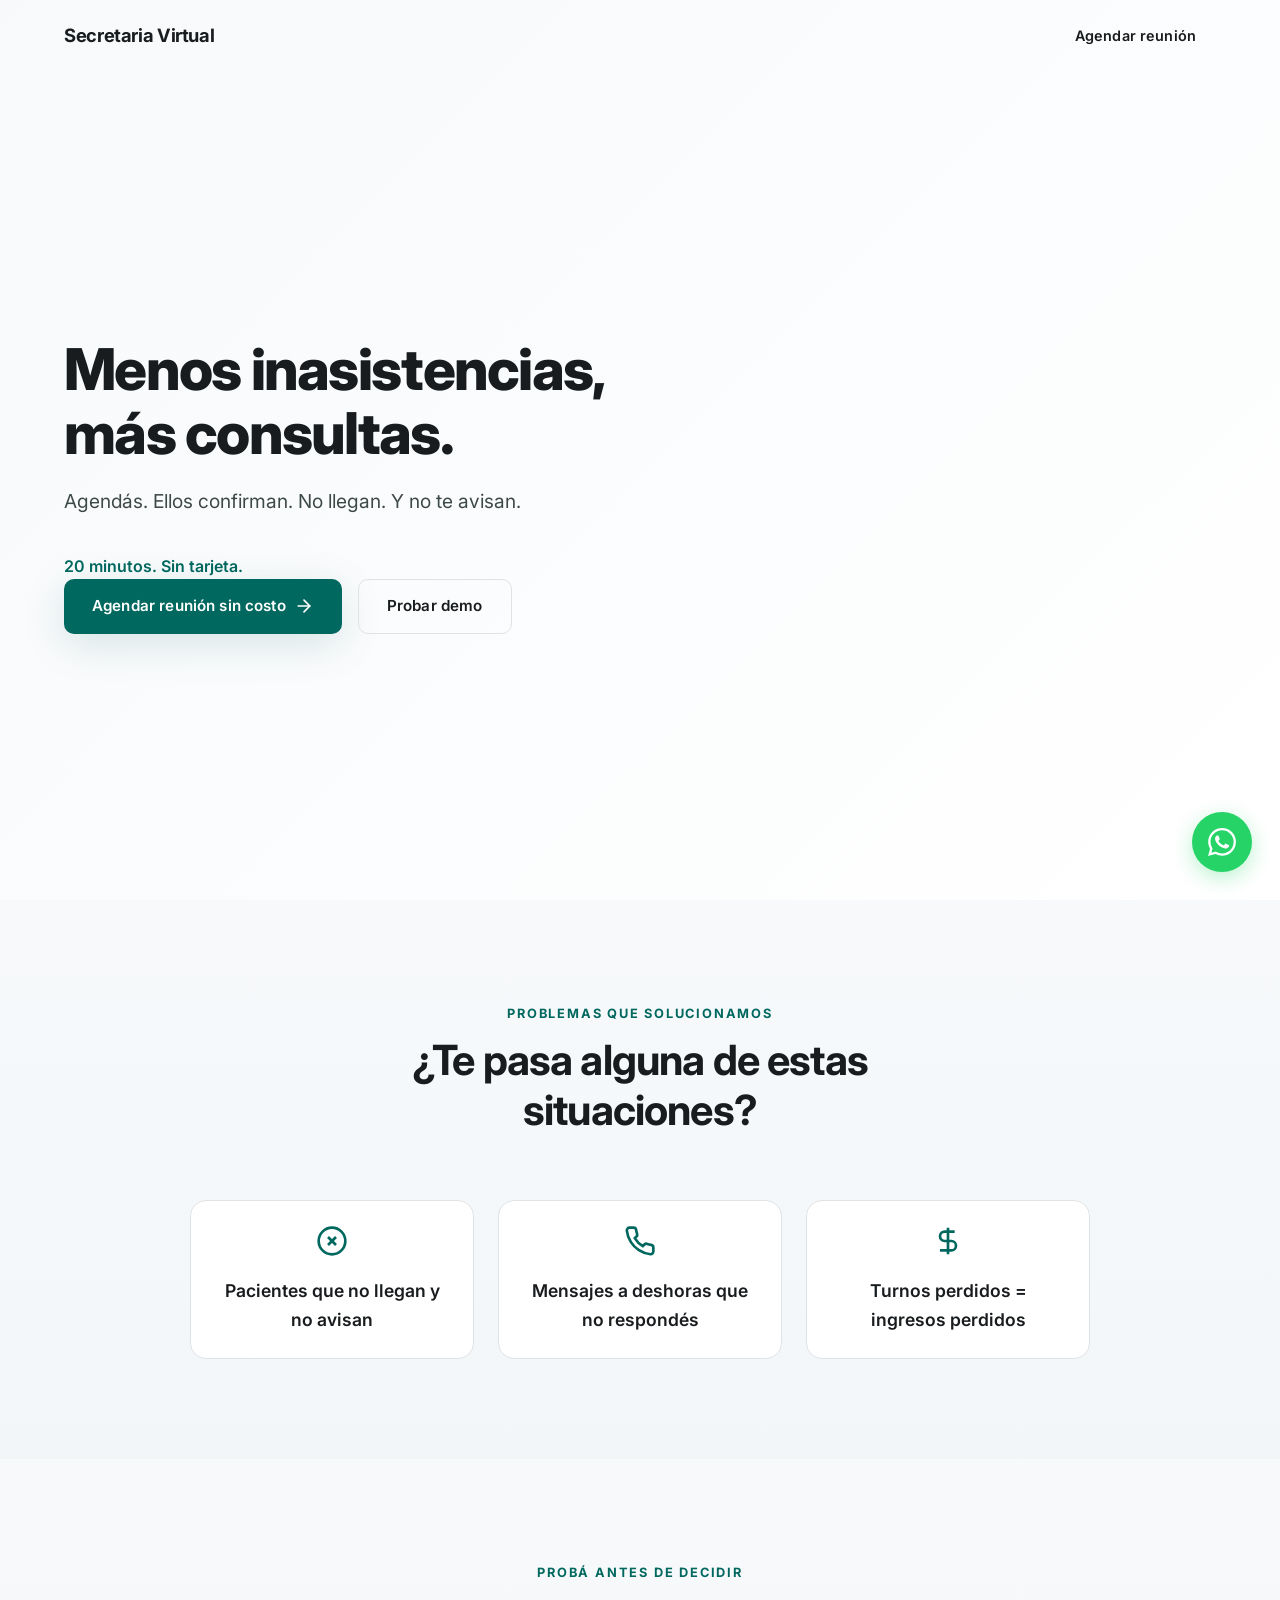
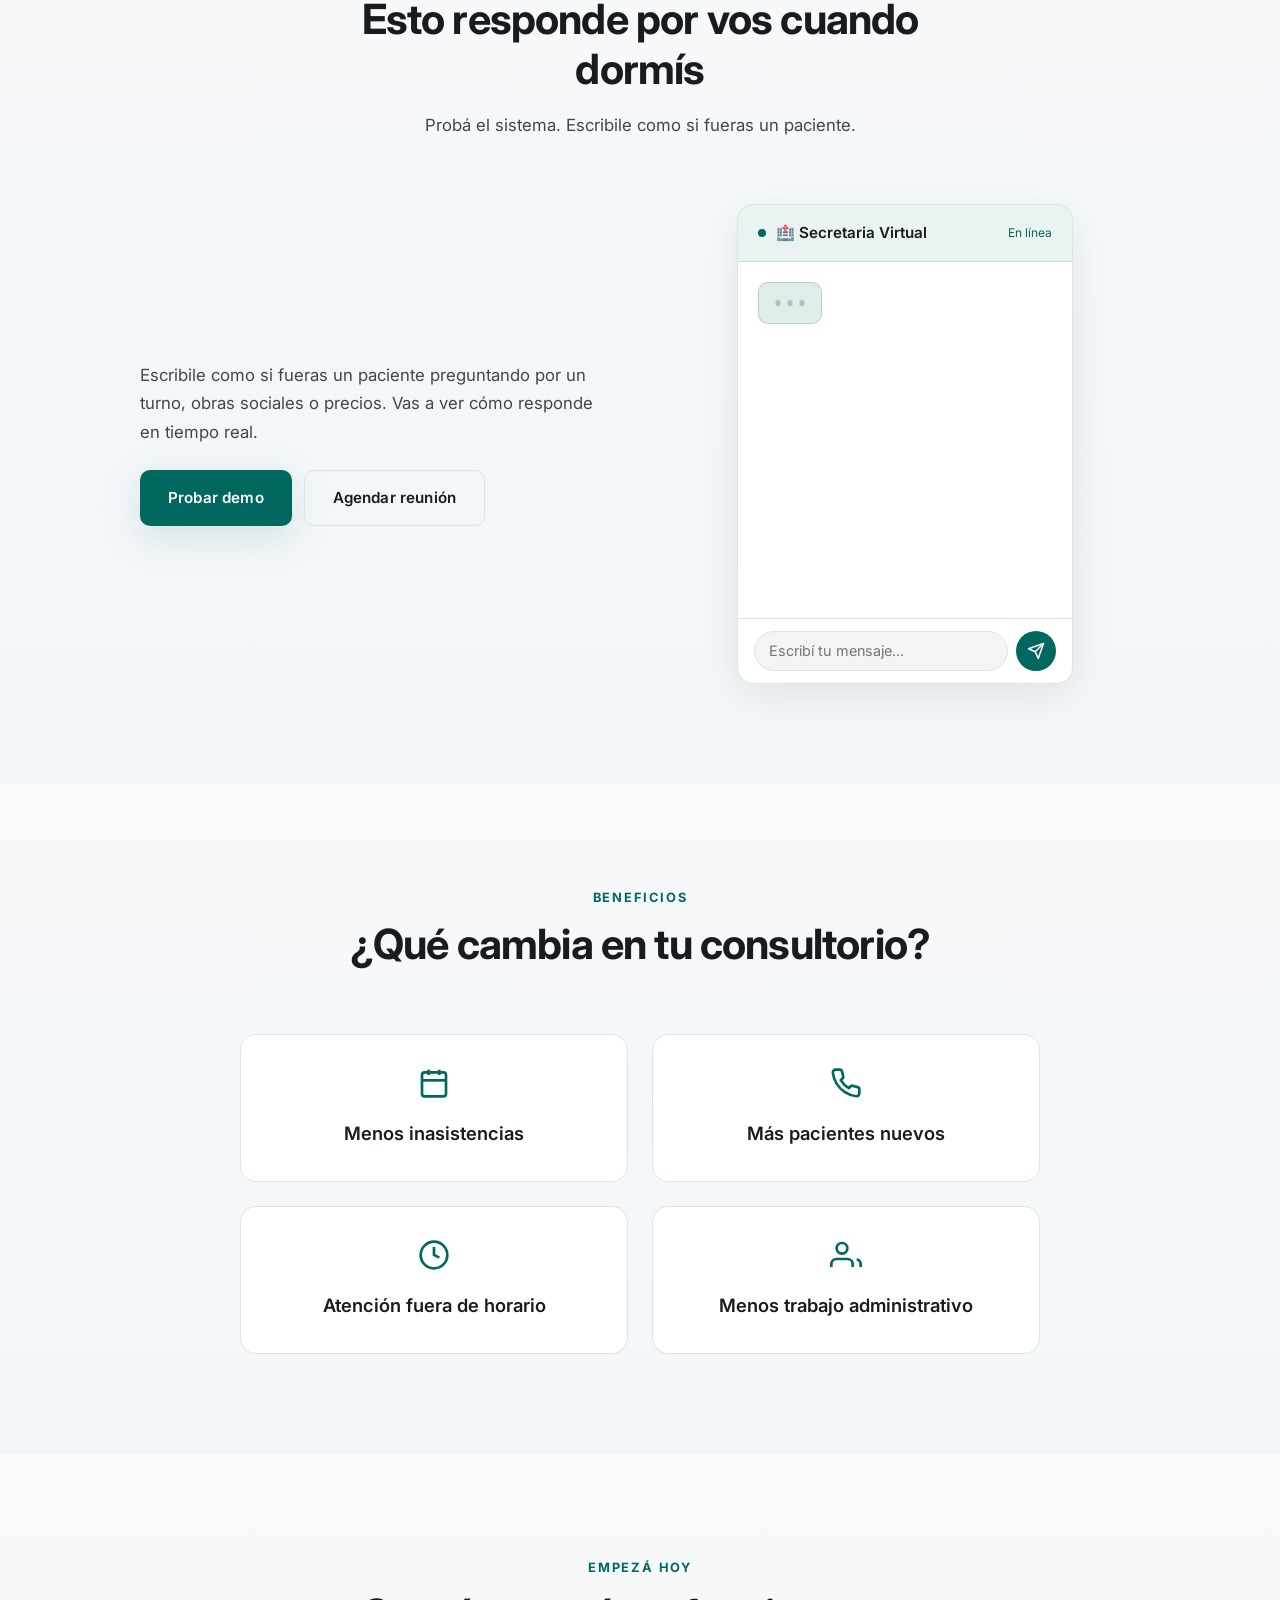
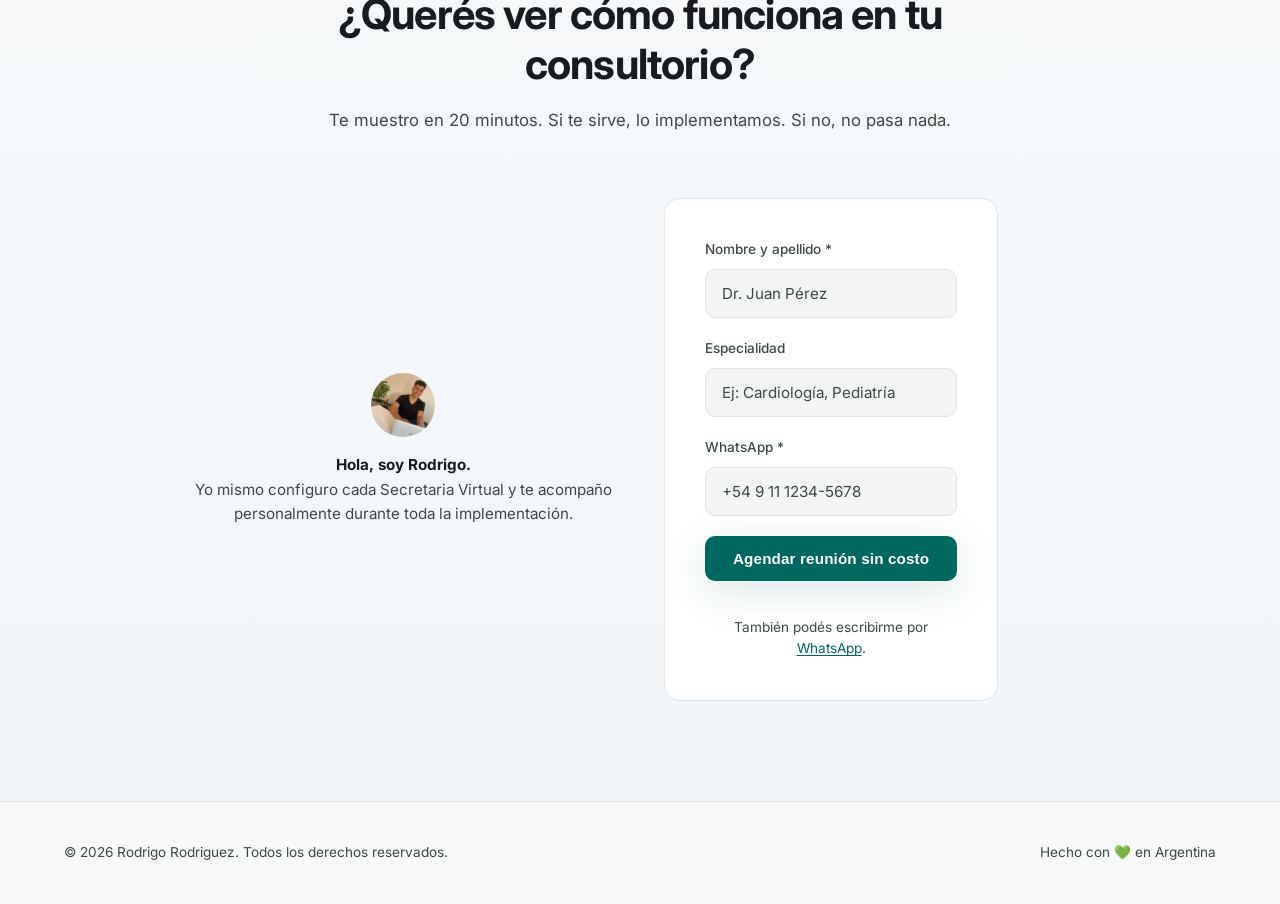
<file: index.html>
<!DOCTYPE html>
<html lang="es-AR">
<head>
  <meta charset="UTF-8" />
  <meta name="viewport" content="width=device-width, initial-scale=1.0" />
  <title>Secretaria Virtual para Médicos | Recuperá pacientes perdidos</title>
  <meta name="description" content="Menos inasistencias, más consultas. Agendás. Ellos confirman. No llegan. Y no te avisan. Agendá una reunión sin costo." />
  <meta name="author" content="Rodrigo Rodriguez" />
  <meta name="robots" content="index, follow" />
  <meta name="theme-color" content="#f7f9fb" />
  <meta name="msapplication-TileColor" content="#f7f9fb" />
  <meta name="apple-mobile-web-app-capable" content="yes" />
  <meta name="apple-mobile-web-app-status-bar-style" content="black-translucent" />
  <meta name="apple-mobile-web-app-title" content="Secretaria Virtual Médica" />
  <meta name="format-detection" content="telephone=no" />
  <link rel="canonical" href="https://rodrigorodriguez.com.ar/" />
  <link rel="manifest" href="manifest.json" />

  <meta property="og:type" content="website" />
  <meta property="og:url" content="https://rodrigorodriguez.com.ar/" />
  <meta property="og:title" content="Secretaria Virtual para Médicos | Recuperá pacientes perdidos" />
  <meta property="og:description" content="Menos inasistencias, más consultas. Agendás. Ellos confirman. No llegan. Y no te avisan. Agendá una reunión sin costo." />
  <meta property="og:image" content="https://rodrigorodriguez.com.ar/assets/og-home.jpg" />
  <meta property="og:locale" content="es_AR" />

  <meta name="twitter:card" content="summary_large_image" />
  <meta name="twitter:url" content="https://rodrigorodriguez.com.ar/" />
  <meta name="twitter:title" content="Secretaria Virtual para Médicos | Recuperá pacientes perdidos" />
  <meta name="twitter:description" content="Menos inasistencias, más consultas. Agendás. Ellos confirman. No llegan. Y no te avisan. Agendá una reunión sin costo." />
  <meta name="twitter:image" content="https://rodrigorodriguez.com.ar/assets/og-home.jpg" />

  <meta name="keywords" content="secretaria virtual médicos, reducir inasistencias turnos, automatización consultorio médico, chatbot médico argentina" />
  <meta name="geo.region" content="AR" />
  <meta name="geo.placename" content="Argentina" />
  <meta name="language" content="Spanish" />

  <script type="application/ld+json">
  {
    "@context": "https://schema.org",
    "@type": "LocalBusiness",
    "name": "Rodrigo Rodriguez - Secretaria Virtual para Médicos",
    "description": "Menos inasistencias, más consultas. Agendás. Ellos confirman. No llegan. Y no te avisan. Agendá una reunión sin costo.",
    "url": "https://rodrigorodriguez.com.ar",
    "telephone": "+54-9-2477-614405",
    "email": "rodrigo.desarrollador@gmail.com",
    "priceRange": "$$",
    "address": { "@type": "PostalAddress", "addressCountry": "AR" },
    "areaServed": { "@type": "Country", "name": "Argentina" },
    "serviceType": ["Automatización WhatsApp para consultorios médicos", "Reducción de inasistencias", "Confirmación automática de turnos"],
    "offers": {
      "@type": "Offer",
      "name": "Reunión sin costo Secretaria Virtual Médica",
      "description": "Reunión sin costo de 20 minutos para consultorios médicos. Sin tarjeta de crédito.",
      "price": "0",
      "priceCurrency": "ARS",
      "availability": "https://schema.org/InStock"
    }
  }
  </script>

  <link rel="icon" href="data:image/svg+xml,<svg xmlns=%22http://www.w3.org/2000/svg%22 viewBox=%220 0 100 100%22><text y=%22.9em%22 font-size=%2290%22>🏥</text></svg>" />

  <link rel="dns-prefetch" href="https://fonts.googleapis.com" />
  <link rel="dns-prefetch" href="https://fonts.gstatic.com" />
  <link rel="dns-prefetch" href="https://www.googletagmanager.com" />
  <link rel="dns-prefetch" href="https://connect.facebook.net" />
  <link rel="preconnect" href="https://fonts.googleapis.com" />
  <link rel="preconnect" href="https://fonts.gstatic.com" crossorigin />

  <link rel="preload" href="css/base.css" as="style" />
  <link rel="preload" href="css/main.css" as="style" />

  <link href="https://fonts.googleapis.com/css2?family=Inter:wght@300;400;500;600;700;800&display=swap" rel="stylesheet" />

  <script async src="https://www.googletagmanager.com/gtag/js?id=G-78JG3Y66YB"></script>
  <script>
    window.dataLayer = window.dataLayer || [];
    function gtag(){dataLayer.push(arguments);}
    gtag('js', new Date());
    gtag('config', 'G-78JG3Y66YB');
  </script>

  <script>
    !function(f,b,e,v,n,t,s)
    {if(f.fbq)return;n=f.fbq=function(){n.callMethod?
    n.callMethod.apply(n,arguments):n.queue.push(arguments)};
    if(!f._fbq)f._fbq=n;n.push=n;n.loaded=!0;n.version='2.0';
    n.queue=[];t=b.createElement(e);t.async=!0;
    t.src=v;s=b.getElementsByTagName(e)[0];
    s.parentNode.insertBefore(t,s)}(window, document,'script',
    'https://connect.facebook.net/en_US/fbevents.js');
    fbq('init', '2171795843596902');
    fbq('track', 'PageView');
  </script>
  <noscript><img height="1" width="1" style="display:none"
    src="https://www.facebook.com/tr?id=2171795843596902&ev=PageView&noscript=1"
  /></noscript>

  <link rel="stylesheet" href="css/base.css" />
  <link rel="stylesheet" href="css/main.css" />
  <link rel="stylesheet" href="css/home.css" />
  <link rel="stylesheet" href="css/bot-landing.css" />
  <link rel="stylesheet" href="css/responsive.css" />

  <style>
    .section--problems { background: linear-gradient(180deg, var(--bg-body) 0%, rgba(0,104,95,0.02) 100%); }
    .hero--landing {
      min-height: 100vh;
      display: flex;
      align-items: center;
      background: linear-gradient(135deg, var(--bg-body) 0%, var(--bg-card) 100%);
    }
    .hero__price {
      margin-top: 16px;
      font-size: 1rem;
      color: var(--accent);
      font-weight: 600;
    }
    .urgency-badge {
      display: inline-block;
      background: rgba(239, 68, 68, 0.1);
      border: 1px solid rgba(239, 68, 68, 0.3);
      color: #ef4444;
      font-size: 0.85rem;
      font-weight: 600;
      padding: 8px 16px;
      border-radius: 100px;
      margin-top: 16px;
    }
    .demo-prompts {
      margin-top: 12px;
      padding-left: 20px;
      color: var(--text-secondary);
      font-size: 0.9rem;
    }
    .demo-prompts li {
      list-style: disc;
      margin-bottom: 4px;
    }
    .problem-list {
      display: grid;
      grid-template-columns: repeat(3, 1fr);
      gap: 24px;
      max-width: 900px;
      margin: 0 auto;
      text-align: center;
    }
    .problem-item {
      font-size: 1.1rem;
      font-weight: 600;
      color: var(--text-primary);
      padding: 24px;
      background: var(--bg-card);
      border: 1px solid var(--border);
      border-radius: var(--radius);
    }
    .problem-item svg {
      color: var(--accent);
      margin-bottom: 12px;
    }
    @media (max-width: 767px) {
      .problem-list { grid-template-columns: 1fr; gap: 16px; }
    }
    .benefits-grid {
      display: grid;
      grid-template-columns: repeat(2, 1fr);
      gap: 24px;
      max-width: 800px;
      margin: 0 auto;
    }
    .benefit-card {
      background: var(--bg-card);
      border: 1px solid var(--border);
      border-radius: var(--radius);
      padding: 32px;
      text-align: center;
      font-size: 1.15rem;
      font-weight: 600;
      color: var(--text-primary);
      transition: var(--transition);
    }
    .benefit-card:hover {
      border-color: var(--accent);
      transform: translateY(-4px);
    }
    .benefit-card svg {
      color: var(--accent);
      margin-bottom: 12px;
    }
    @media (max-width: 767px) {
      .benefits-grid { grid-template-columns: 1fr; }
    }
    .cta-form-wrapper {
      display: grid;
      grid-template-columns: 1fr 1fr;
      gap: 48px;
      max-width: 900px;
      margin: 0 auto;
      align-items: center;
    }
    .cta-rodrigo {
      display: flex;
      align-items: center;
      gap: 16px;
    }
    .cta-rodrigo img {
      width: 64px;
      height: 64px;
      border-radius: 50%;
      object-fit: cover;
    }
    .cta-rodrigo-text p {
      font-size: 0.95rem;
      color: var(--text-secondary);
      line-height: 1.6;
      margin: 0;
    }
    .cta-rodrigo-text strong {
      color: var(--text-primary);
    }
    @media (max-width: 767px) {
      .cta-form-wrapper { grid-template-columns: 1fr; }
      .cta-rodrigo { flex-direction: column; justify-content: center; text-align: center; }
      .cta-rodrigo img { width: 80px; height: 80px; }
    }
    noscript .hero__video-bg { display: none; }
    noscript .hero--landing { background: var(--bg-body) !important; }
    @media (prefers-reduced-motion: reduce) {
      .hero__video-bg { display: none; }
      .hero--landing { background: var(--bg-body) !important; }
    }
    .header-minimal {
      position: fixed;
      top: 0;
      left: 0;
      width: 100%;
      height: var(--header-h);
      z-index: 1000;
      background: transparent;
      border-bottom: 1px solid transparent;
      display: flex;
      align-items: center;
      transition: background 0.3s ease, border-color 0.3s ease, backdrop-filter 0.3s ease;
    }
    .header-minimal.scrolled {
      background: rgba(255, 255, 255, 0.95);
      backdrop-filter: blur(16px);
      -webkit-backdrop-filter: blur(16px);
      border-bottom-color: var(--border);
      box-shadow: 0 2px 20px rgba(0,0,0,0.05);
    }
    .header-minimal .container {
      display: flex;
      justify-content: space-between;
      align-items: center;
      width: 100%;
    }
    .header-minimal .logo__text {
      font-weight: 700;
      font-size: 1.15rem;
      color: var(--text-primary);
    }
  </style>

  <noscript>
    <style>
      .hero--landing { background: var(--bg-body) !important; }
    </style>
  </noscript>
</head>
<body>
  <a href="#main-content" class="skip-link">Saltar al contenido</a>

  <header class="header-minimal" id="header">
    <div class="container">
      <a href="#hero" class="logo" aria-label="Ir al inicio">
        <span class="logo__text">Secretaria Virtual</span>
      </a>
      <a href="#contacto" class="btn btn--small btn--nav" data-track="lead">Agendar reunión</a>
    </div>
  </header>

  <main id="main-content">
    <!-- Hero -->
    <section class="hero--landing" id="hero" aria-label="Presentación principal">
      <div class="container hero__container">
        <div class="hero__content">
          <h1 class="hero__title">Menos inasistencias, más consultas.</h1>
          <p class="hero__subtitle">Agendás. Ellos confirman. No llegan. Y no te avisan.</p>
          <p class="hero__price">20 minutos. Sin tarjeta.</p>
          <div class="hero__cta">
            <a href="#contacto" class="btn btn--primary" data-track="lead" onclick="trackDemoClick('hero_button')">
              <span>Agendar reunión sin costo</span>
              <svg width="20" height="20" viewBox="0 0 24 24" fill="none" stroke="currentColor" stroke-width="2" stroke-linecap="round" stroke-linejoin="round"><path d="M5 12h14"/><path d="m12 5 7 7-7 7"/></svg>
            </a>
            <a href="#demo" class="btn btn--secondary">Probar demo</a>
          </div>
        </div>
      </div>
    </section>

    <!-- Problemas -->
    <section class="section section--problems" id="problemas" aria-labelledby="problems-title">
      <div class="container">
        <header class="section__header">
          <span class="section__label">Problemas que solucionamos</span>
          <h2 id="problems-title" class="section__title">¿Te pasa alguna de estas situaciones?</h2>
        </header>
        <div class="problem-list">
          <div class="problem-item">
            <svg width="32" height="32" viewBox="0 0 24 24" fill="none" stroke="currentColor" stroke-width="2"><circle cx="12" cy="12" r="10"/><line x1="15" y1="9" x2="9" y2="15"/><line x1="9" y1="9" x2="15" y2="15"/></svg>
            <div>Pacientes que no llegan y no avisan</div>
          </div>
          <div class="problem-item">
            <svg width="32" height="32" viewBox="0 0 24 24" fill="none" stroke="currentColor" stroke-width="2"><path d="M22 16.92v3a2 2 0 0 1-2.18 2 19.79 19.79 0 0 1-8.63-3.07 19.5 19.5 0 0 1-6-6 19.79 19.79 0 0 1-3.07-8.67A2 2 0 0 1 4.11 2h3a2 2 0 0 1 2 1.72 12.84 12.84 0 0 0 .7 2.81 2 2 0 0 1-.45 2.11L8.09 9.91a16 16 0 0 0 6 6l1.27-1.27a2 2 0 0 1 2.11-.45 12.84 12.84 0 0 0 2.81.7A2 2 0 0 1 22 16.92z"/></svg>
            <div>Mensajes a deshoras que no respondés</div>
          </div>
          <div class="problem-item">
            <svg width="32" height="32" viewBox="0 0 24 24" fill="none" stroke="currentColor" stroke-width="2"><path d="M12 2v20M17 5H9.5a3.5 3.5 0 0 0 0 7h5a3.5 3.5 0 0 1 0 7H6"/></svg>
            <div>Turnos perdidos = ingresos perdidos</div>
          </div>
        </div>
      </div>
    </section>

    <!-- Demo -->
    <section class="section section--demo" id="demo" aria-labelledby="demo-title">
      <div class="container">
        <header class="section__header">
          <span class="section__label">Probá antes de decidir</span>
          <h2 id="demo-title" class="section__title">Esto responde por vos cuando dormís</h2>
          <p class="section__subtitle">Probá el sistema. Escribile como si fueras un paciente.</p>
        </header>
        <div class="demo__container">
          <div class="demo__text">
            <p>Escribile como si fueras un paciente preguntando por un turno, obras sociales o precios. Vas a ver cómo responde en tiempo real.</p>
            <div style="margin-top: 24px; display: flex; gap: 12px; flex-wrap: wrap;">
              <a href="#bot-widget" class="btn btn--primary" onclick="trackDemoClick('demo_widget_primary')">Probar demo</a>
              <a href="#contacto" class="btn btn--secondary" data-track="lead" onclick="trackDemoClick('demo_widget_secondary')">Agendar reunión</a>
            </div>
          </div>
          <div class="demo__widget-wrapper" data-animate="fade-up" id="bot-widget">
            <div data-bot-widget></div>
          </div>
        </div>
      </div>
    </section>

    <!-- Beneficios -->
    <section class="section section--benefits" id="beneficios" aria-labelledby="benefits-title">
      <div class="container">
        <header class="section__header">
          <span class="section__label">Beneficios</span>
          <h2 id="benefits-title" class="section__title">¿Qué cambia en tu consultorio?</h2>
        </header>
        <div class="benefits-grid">
          <div class="benefit-card">
            <svg width="32" height="32" viewBox="0 0 24 24" fill="none" stroke="currentColor" stroke-width="2"><rect x="3" y="4" width="18" height="18" rx="2"/><line x1="16" y1="2" x2="16" y2="6"/><line x1="8" y1="2" x2="8" y2="6"/><line x1="3" y1="10" x2="21" y2="10"/></svg>
            <div>Menos inasistencias</div>
          </div>
          <div class="benefit-card">
            <svg width="32" height="32" viewBox="0 0 24 24" fill="none" stroke="currentColor" stroke-width="2"><path d="M22 16.92v3a2 2 0 0 1-2.18 2 19.79 19.79 0 0 1-8.63-3.07 19.5 19.5 0 0 1-6-6 19.79 19.79 0 0 1-3.07-8.67A2 2 0 0 1 4.11 2h3a2 2 0 0 1 2 1.72 12.84 12.84 0 0 0 .7 2.81 2 2 0 0 1-.45 2.11L8.09 9.91a16 16 0 0 0 6 6l1.27-1.27a2 2 0 0 1 2.11-.45 12.84 12.84 0 0 0 2.81.7A2 2 0 0 1 22 16.92z"/></svg>
            <div>Más pacientes nuevos</div>
          </div>
          <div class="benefit-card">
            <svg width="32" height="32" viewBox="0 0 24 24" fill="none" stroke="currentColor" stroke-width="2"><circle cx="12" cy="12" r="10"/><polyline points="12 6 12 12 16 14"/></svg>
            <div>Atención fuera de horario</div>
          </div>
          <div class="benefit-card">
            <svg width="32" height="32" viewBox="0 0 24 24" fill="none" stroke="currentColor" stroke-width="2"><path d="M17 21v-2a4 4 0 0 0-4-4H5a4 4 0 0 0-4 4v2"/><circle cx="9" cy="7" r="4"/><path d="M23 21v-2a4 4 0 0 0-3-3.87"/></svg>
            <div>Menos trabajo administrativo</div>
          </div>
        </div>
      </div>
    </section>

    <!-- CTA Final -->
    <section class="section section--contact" id="contacto" aria-labelledby="contact-title">
      <div class="container">
        <header class="section__header">
          <span class="section__label">Empezá hoy</span>
          <h2 id="contact-title" class="section__title">¿Querés ver cómo funciona en tu consultorio?</h2>
          <p class="section__subtitle">Te muestro en 20 minutos. Si te sirve, lo implementamos. Si no, no pasa nada.</p>
        </header>
        <div class="cta-form-wrapper">
          <div class="cta-rodrigo">
            <img src="assets/perfil.jpeg" alt="Rodrigo Rodriguez" loading="lazy" />
            <div class="cta-rodrigo-text">
              <p><strong>Hola, soy Rodrigo.</strong></p>
              <p>Yo mismo configuro cada Secretaria Virtual y te acompaño personalmente durante toda la implementación.</p>
            </div>
          </div>
          <div class="contact contact--home">
            <form class="contact__form" action="https://formspree.io/f/rodrigo.desarrollador@gmail.com" method="POST" data-track-form="lead">
              <div class="form__group">
                <label for="name" class="form__label">Nombre y apellido *</label>
                <input type="text" id="name" name="name" class="form__input" placeholder="Dr. Juan Pérez" autocomplete="name" required />
              </div>
              <div class="form__group">
                <label for="especialidad" class="form__label">Especialidad</label>
                <input type="text" id="especialidad" name="especialidad" class="form__input" placeholder="Ej: Cardiología, Pediatría" />
              </div>
              <div class="form__group">
                <label for="whatsapp" class="form__label">WhatsApp *</label>
                <input type="tel" id="whatsapp" name="whatsapp" class="form__input" placeholder="+54 9 11 1234-5678" required />
              </div>
              <button type="submit" class="btn btn--primary btn--block" onclick="trackFormSubmit()">Agendar reunión sin costo</button>
              <p class="form__note" style="text-align: center; margin-top: 16px;">
                También podés escribirme por <a href="https://wa.me/5492477614405?text=Hola%20Rodrigo,%20soy%20medico%20y%20quiero%20agendar%20una%20reuni%C3%B3n%20para%20conocer%20la%20Secretaria%20Virtual" target="_blank" rel="noopener noreferrer" data-track="contact" onclick="trackWhatsAppClick()">WhatsApp</a>.
              </p>
            </form>
          </div>
        </div>

      </div>
    </section>
  </main>

  <footer class="footer">
    <div class="container footer__container">
      <p class="footer__copy">© <span id="year"></span> Rodrigo Rodriguez. Todos los derechos reservados.</p>
      <p class="footer__made">Hecho con 💚 en Argentina</p>
    </div>
  </footer>

  <a href="https://wa.me/5492477614405?text=Hola%20Rodrigo,%20soy%20medico%20y%20quiero%20agendar%20una%20reuni%C3%B3n%20para%20conocer%20la%20Secretaria%20Virtual" class="whatsapp-float" target="_blank" rel="noopener noreferrer" aria-label="Agendar reunión por WhatsApp" data-track="contact" onclick="trackWhatsAppClick()">
    <svg width="28" height="28" viewBox="0 0 24 24" fill="currentColor"><path d="M17.472 14.382c-.297-.149-1.758-.867-2.03-.967-.273-.099-.471-.148-.67.15-.197.297-.767.966-.94 1.164-.173.199-.347.223-.644.075-.297-.15-1.255-.463-2.39-1.475-.883-.788-1.48-1.761-1.653-2.059-.173-.297-.018-.458.13-.606.134-.133.298-.347.446-.52.149-.174.198-.298.298-.497.099-.198.05-.371-.025-.52-.075-.149-.669-1.612-.916-2.207-.242-.579-.487-.5-.669-.51-.173-.008-.371-.01-.57-.01-.198 0-.52.074-.792.372-.272.297-1.04 1.016-1.04 2.479 0 1.462 1.065 2.875 1.213 3.074.149.198 2.096 3.2 5.077 4.487.709.306 1.262.489 1.694.625.712.227 1.36.195 1.871.118.571-.085 1.758-.719 2.006-1.413.248-.694.248-1.289.173-1.413-.074-.124-.272-.198-.57-.347m-5.421 7.403h-.004a9.87 9.87 0 01-5.031-1.378l-.361-.214-3.741.982.998-3.648-.235-.374a9.86 9.86 0 01-1.51-5.26c.001-5.45 4.436-9.884 9.888-9.884 2.64 0 5.122 1.03 6.988 2.898a9.825 9.825 0 012.893 6.994c-.003 5.45-4.437 9.884-9.885 9.884m8.413-18.297A11.815 11.815 0 0012.05 0C5.495 0 .16 5.335.157 11.892c0 2.096.547 4.142 1.588 5.945L.057 24l6.305-1.654a11.882 11.882 0 005.683 1.448h.005c6.554 0 11.89-5.335 11.893-11.893a11.821 11.821 0 00-3.48-8.413Z"/></svg>
  </a>

  <script src="js/main.js"></script>
  <script src="js/home.js"></script>
  <script src="js/bot-widget.js"></script>

  <script>
    function trackDemoClick(location) {
      if (typeof fbq !== 'undefined') fbq('track', 'Lead', { location: location });
      if (typeof gtag !== 'undefined') gtag('event', 'click_demo', { 'event_category': 'conversion', 'event_label': location });
    }
    function trackFormSubmit() {
      if (typeof fbq !== 'undefined') fbq('track', 'Lead', { source: 'contact_form' });
      if (typeof gtag !== 'undefined') gtag('event', 'submit_demo_form', { 'event_category': 'conversion', 'event_label': 'contact_form' });
    }
    function trackWhatsAppClick() {
      if (typeof fbq !== 'undefined') fbq('track', 'Contact', { source: 'whatsapp' });
      if (typeof gtag !== 'undefined') gtag('event', 'click_whatsapp', { 'event_category': 'engagement', 'event_label': 'whatsapp_float' });
    }
  </script>
</body>
</html>
</file>
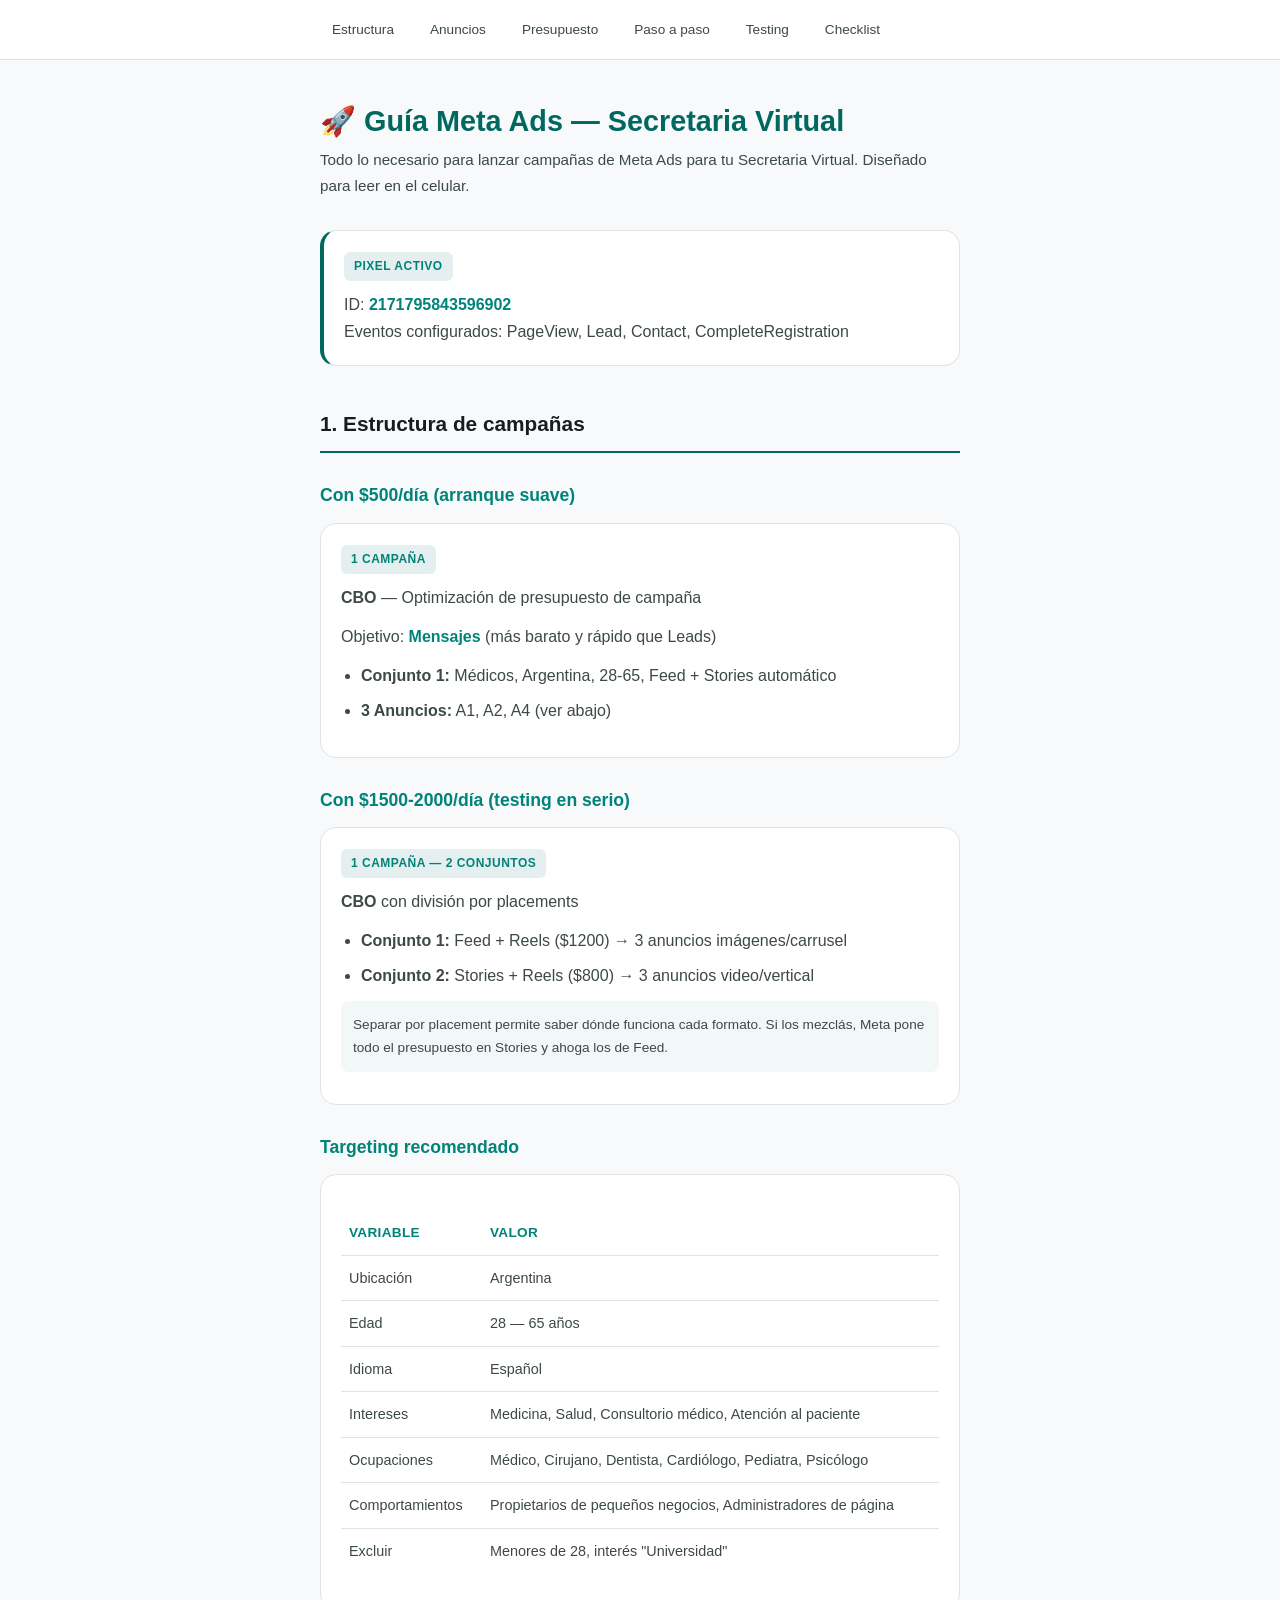
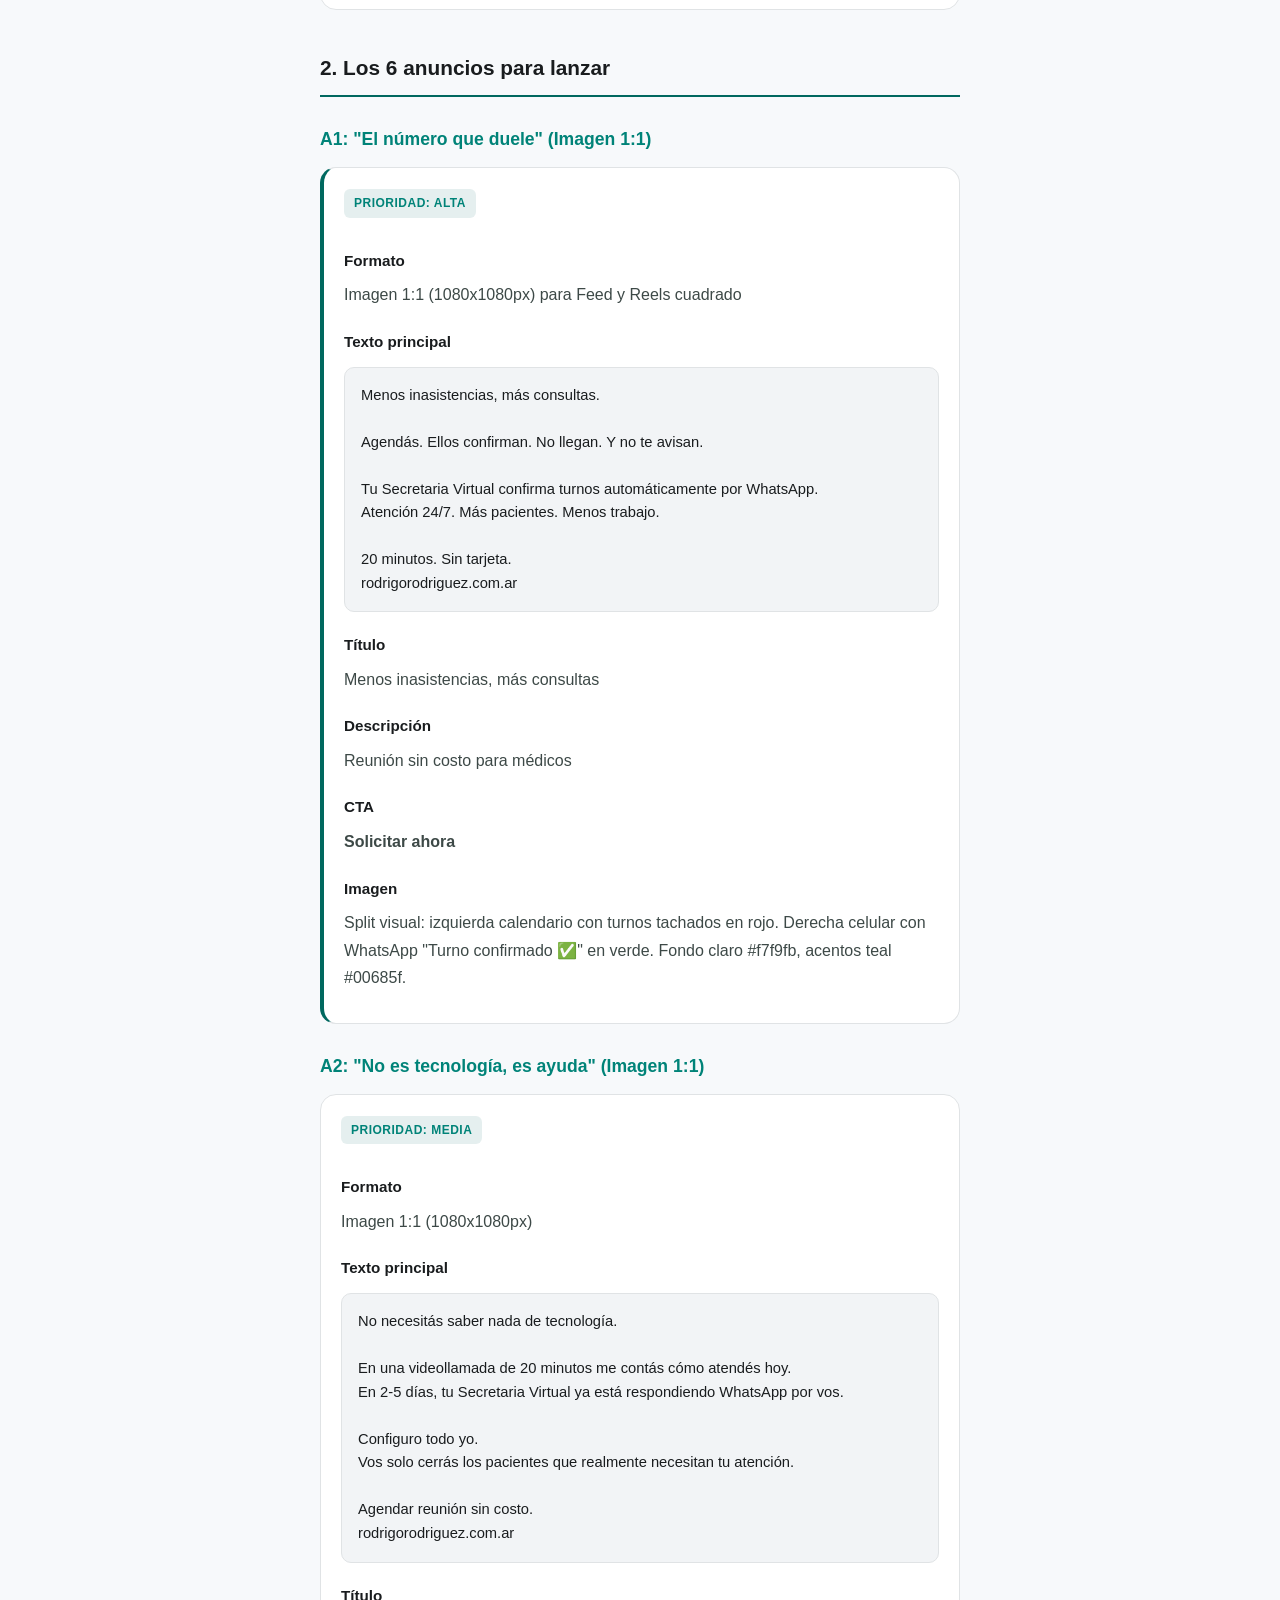
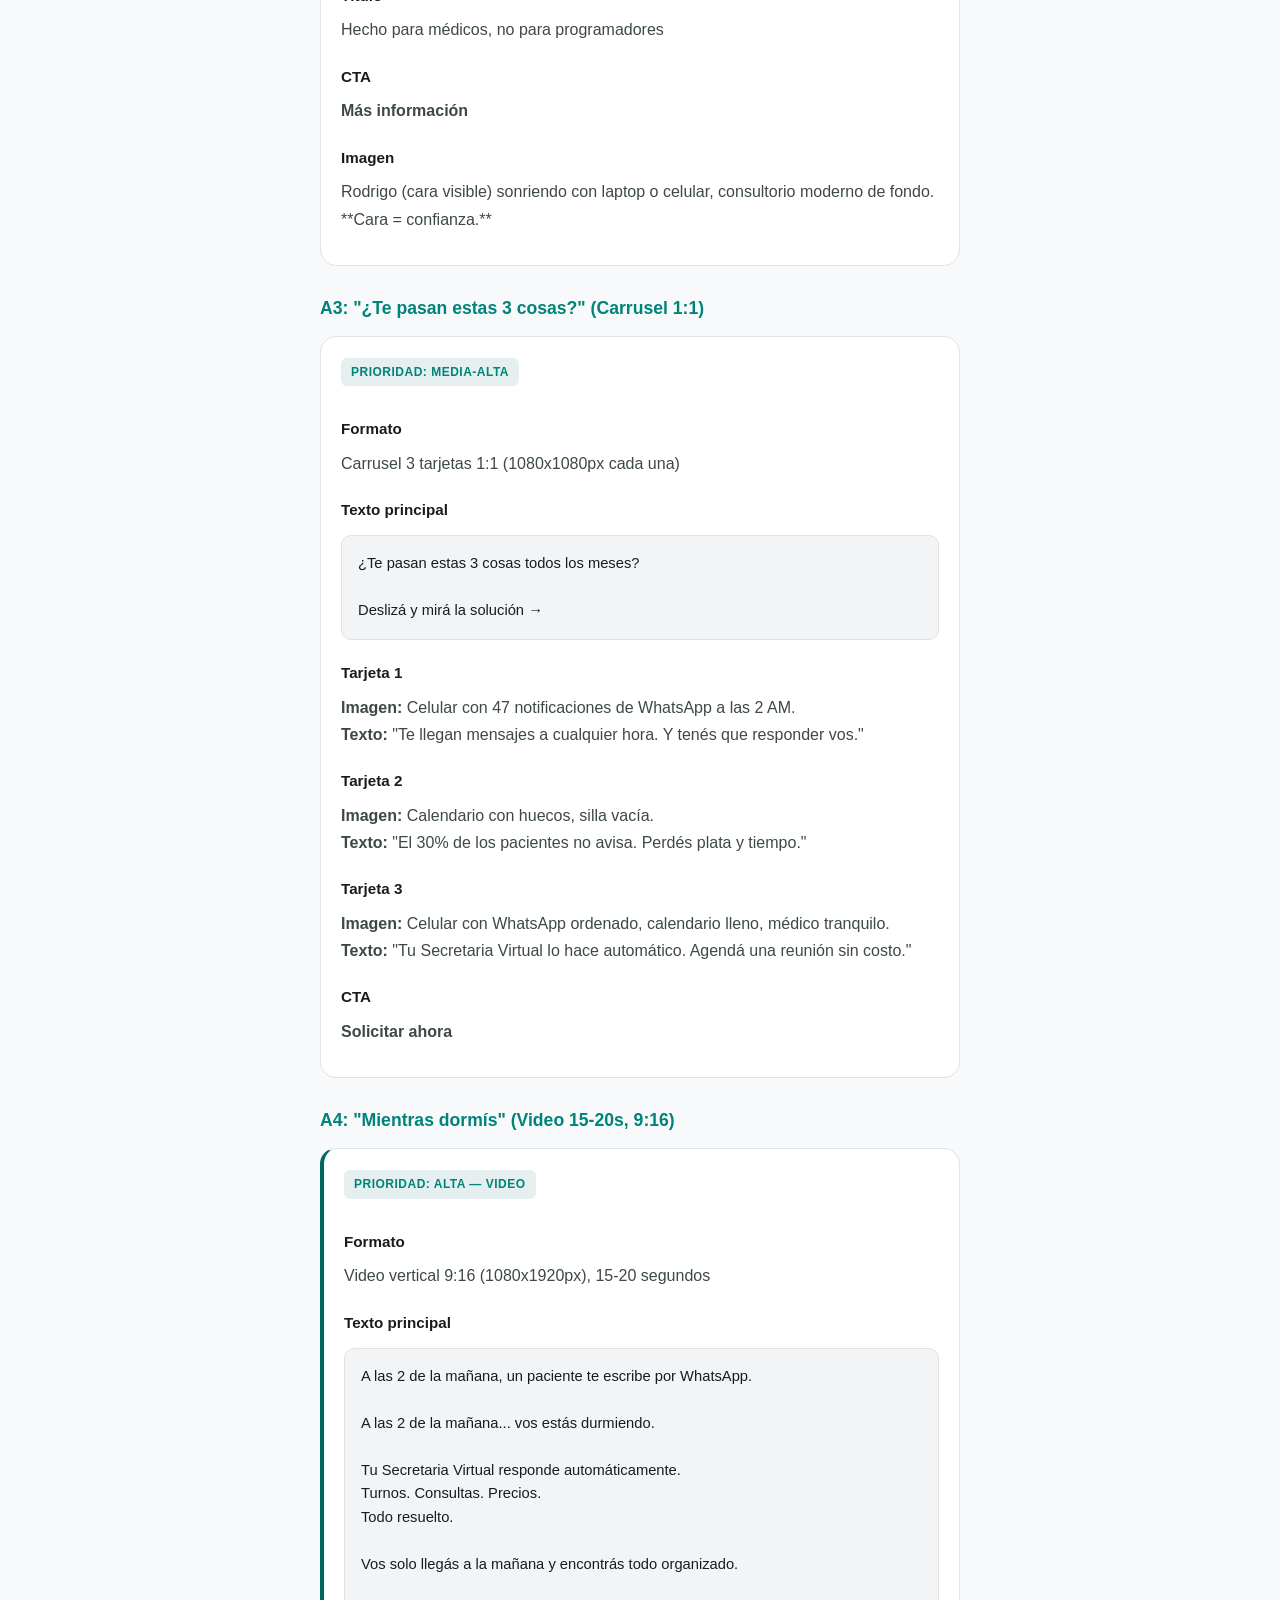
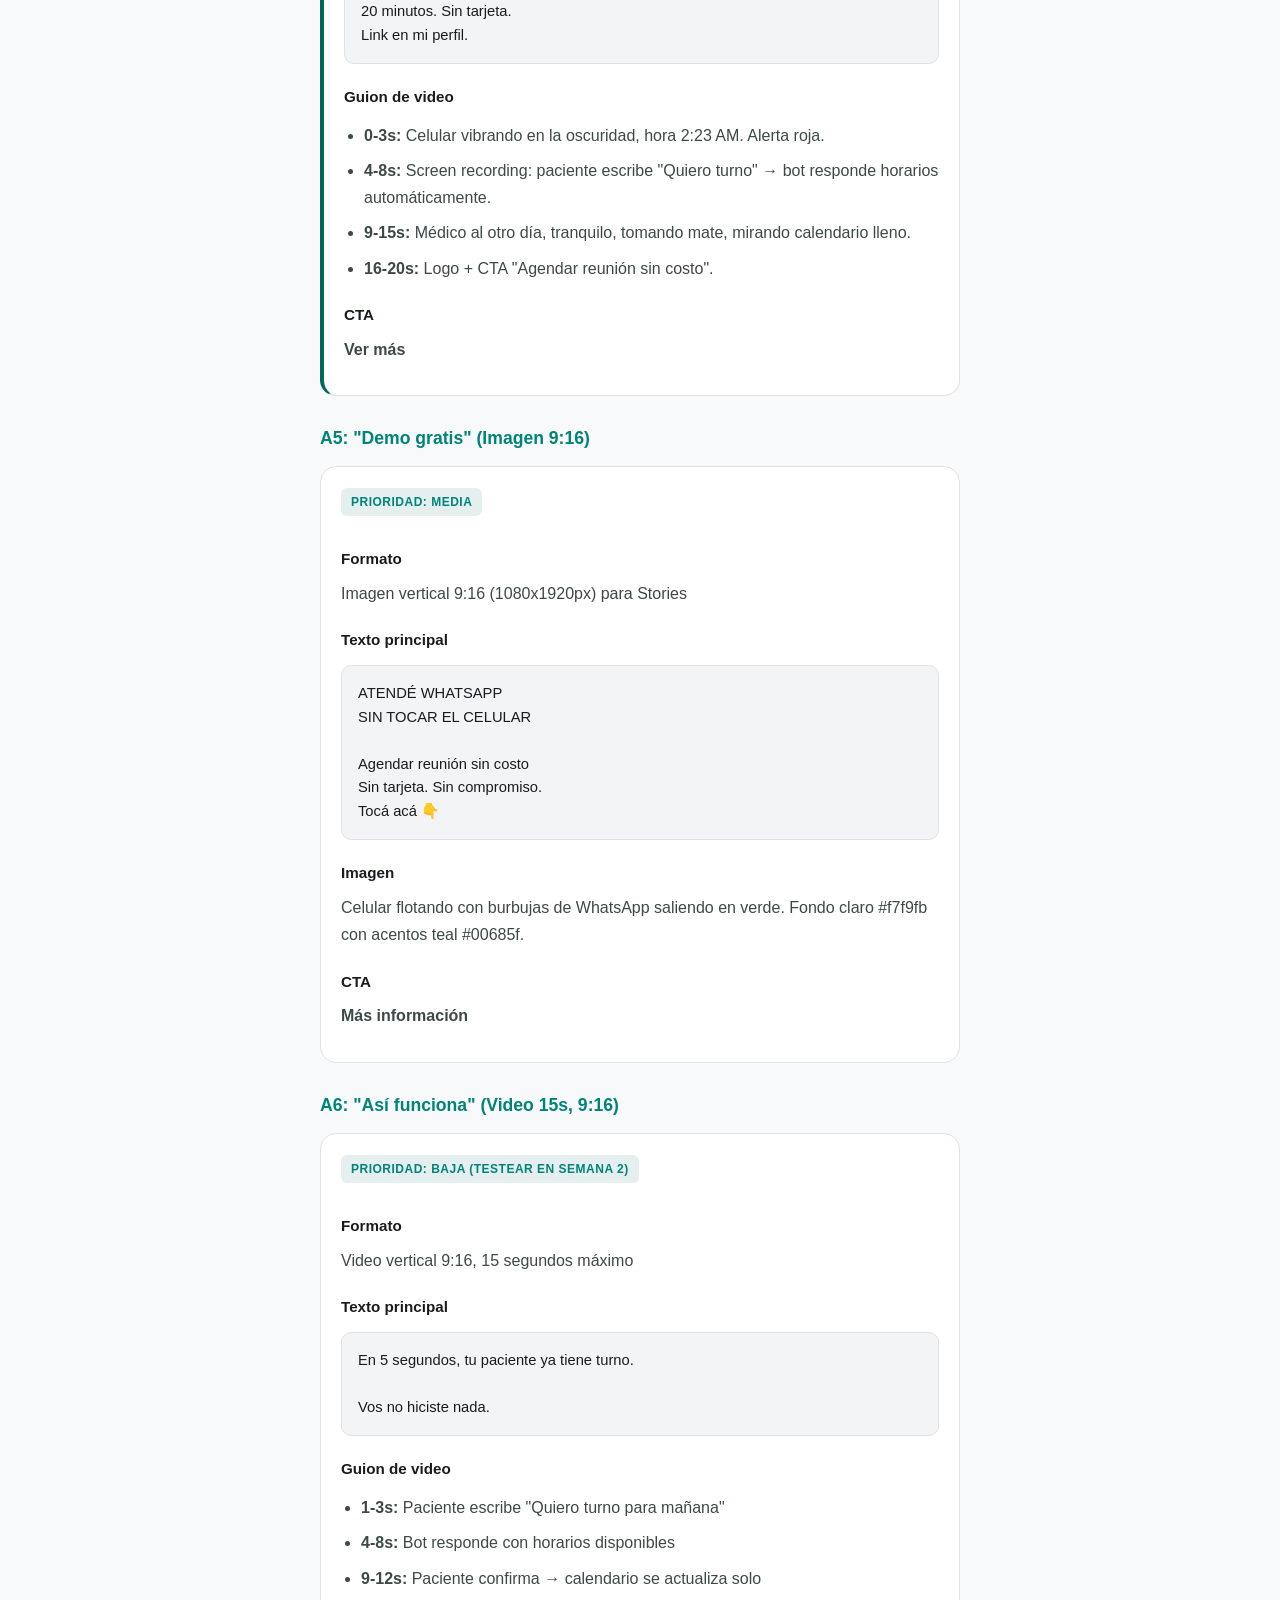
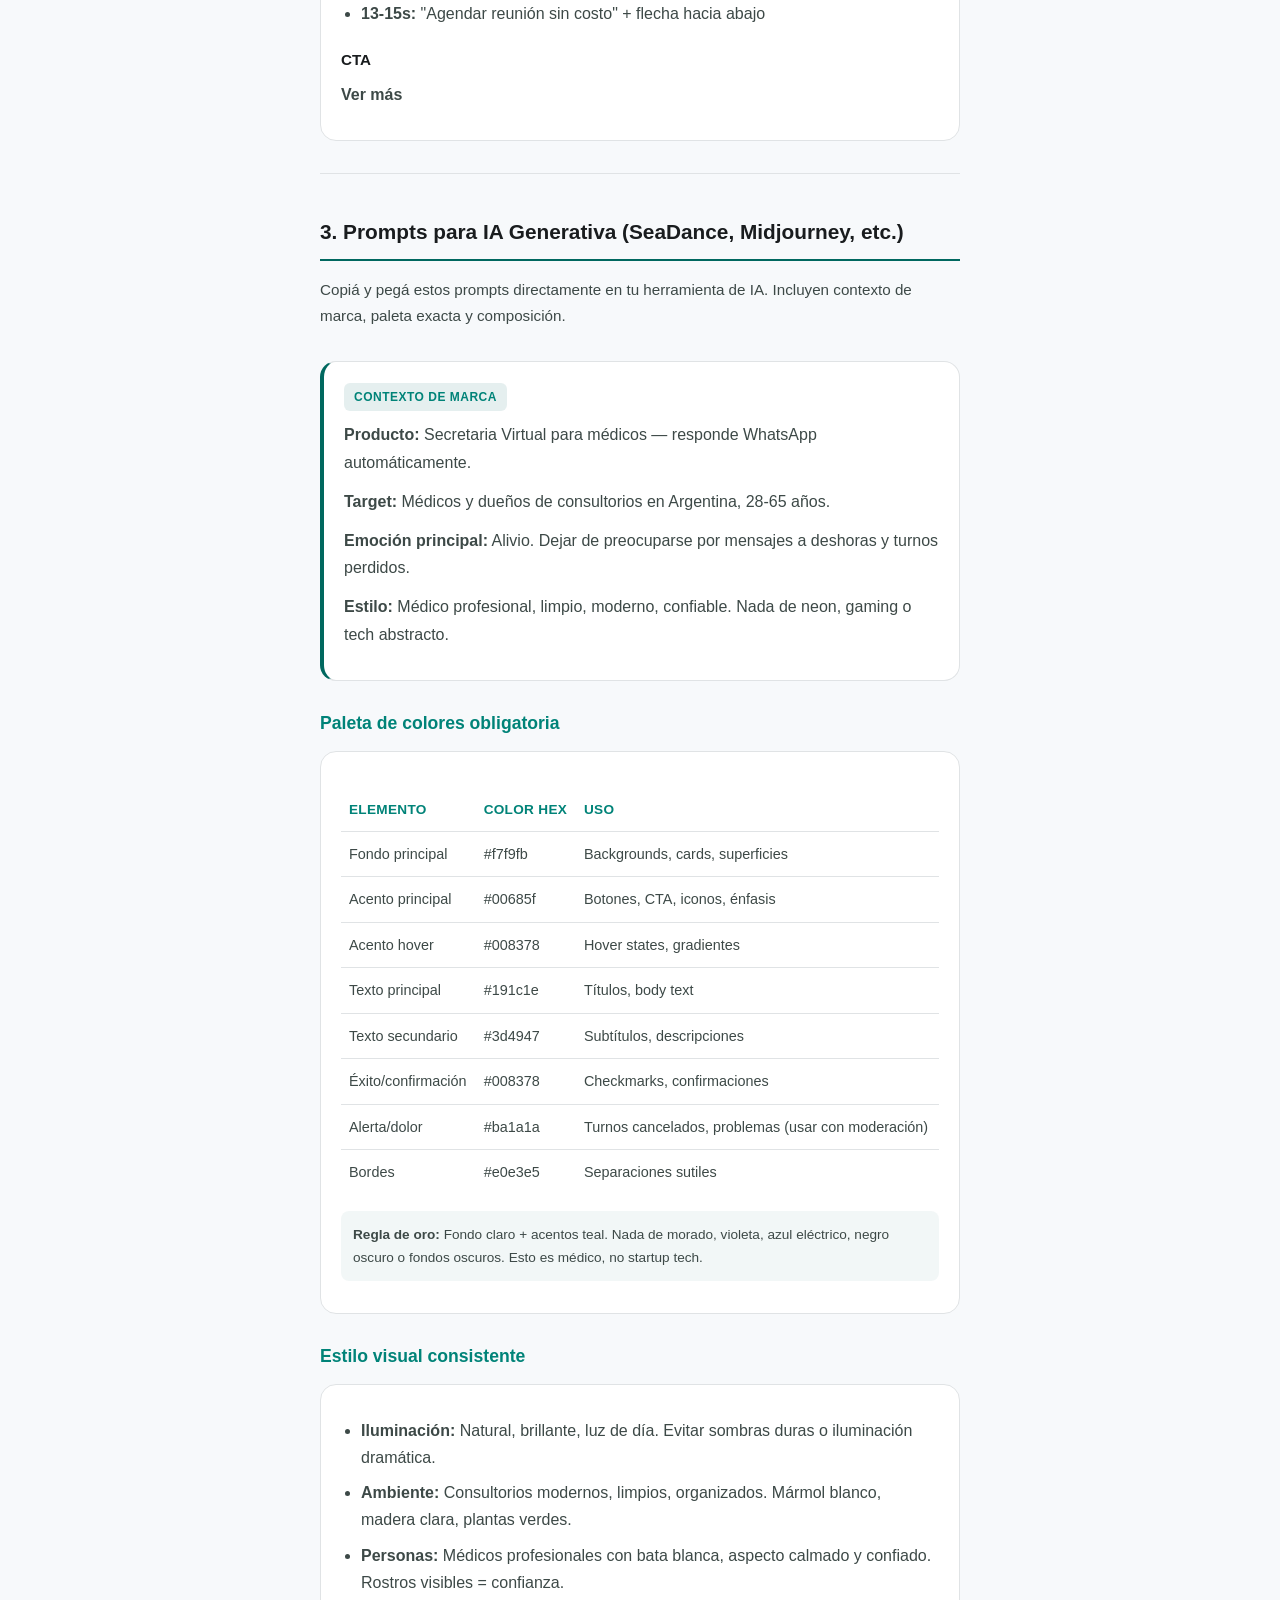
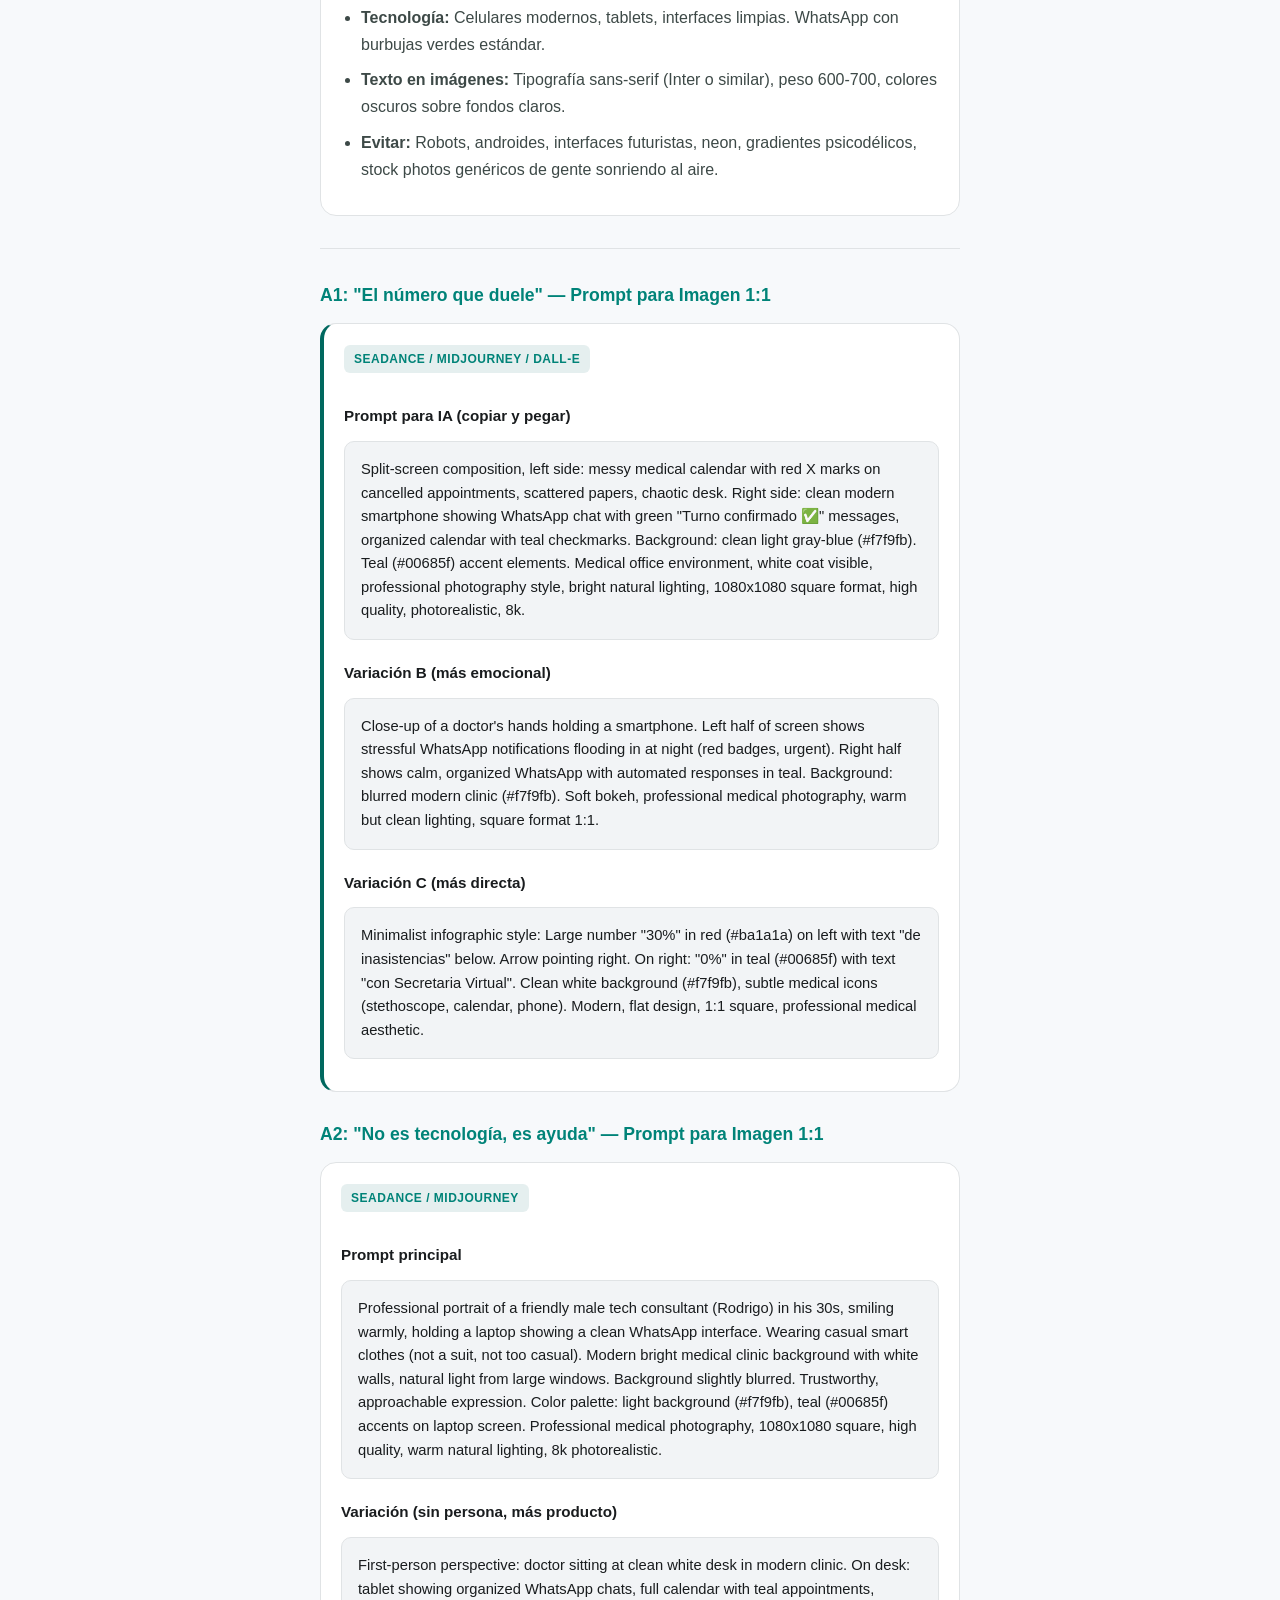
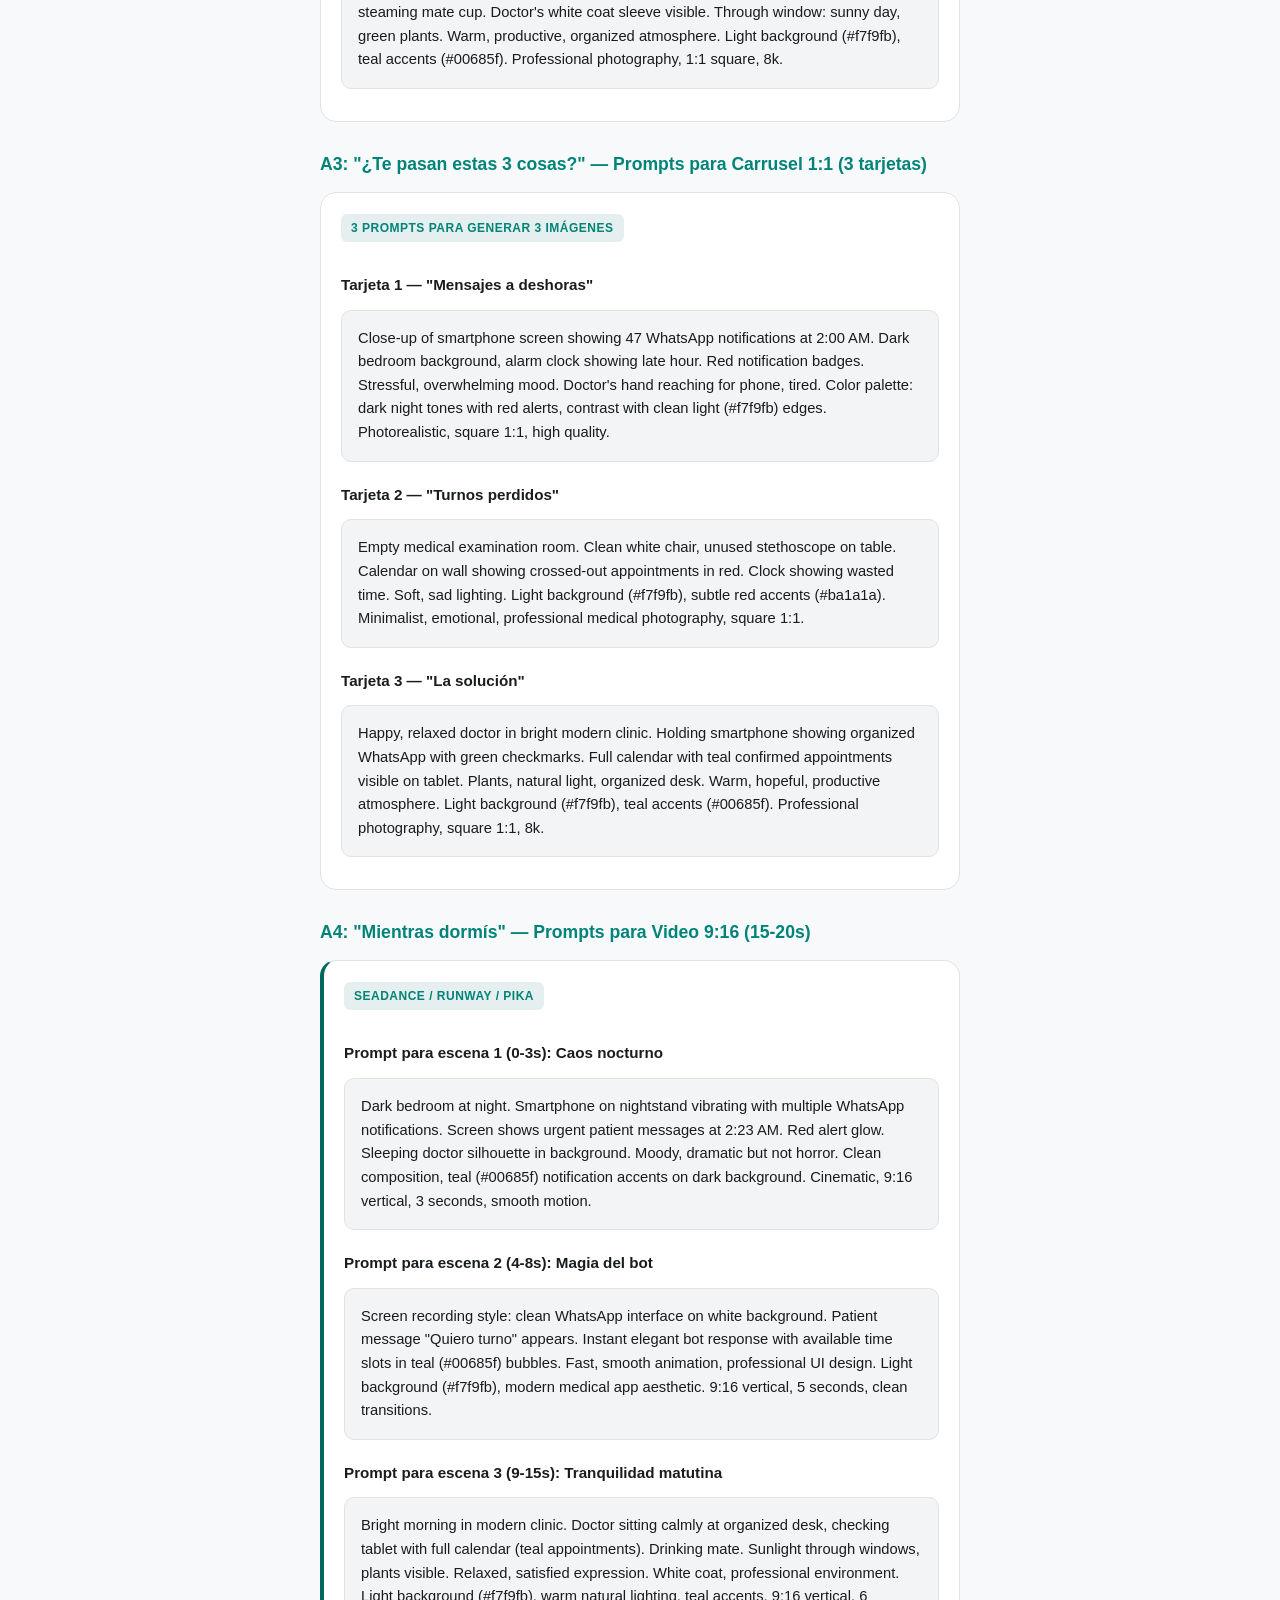
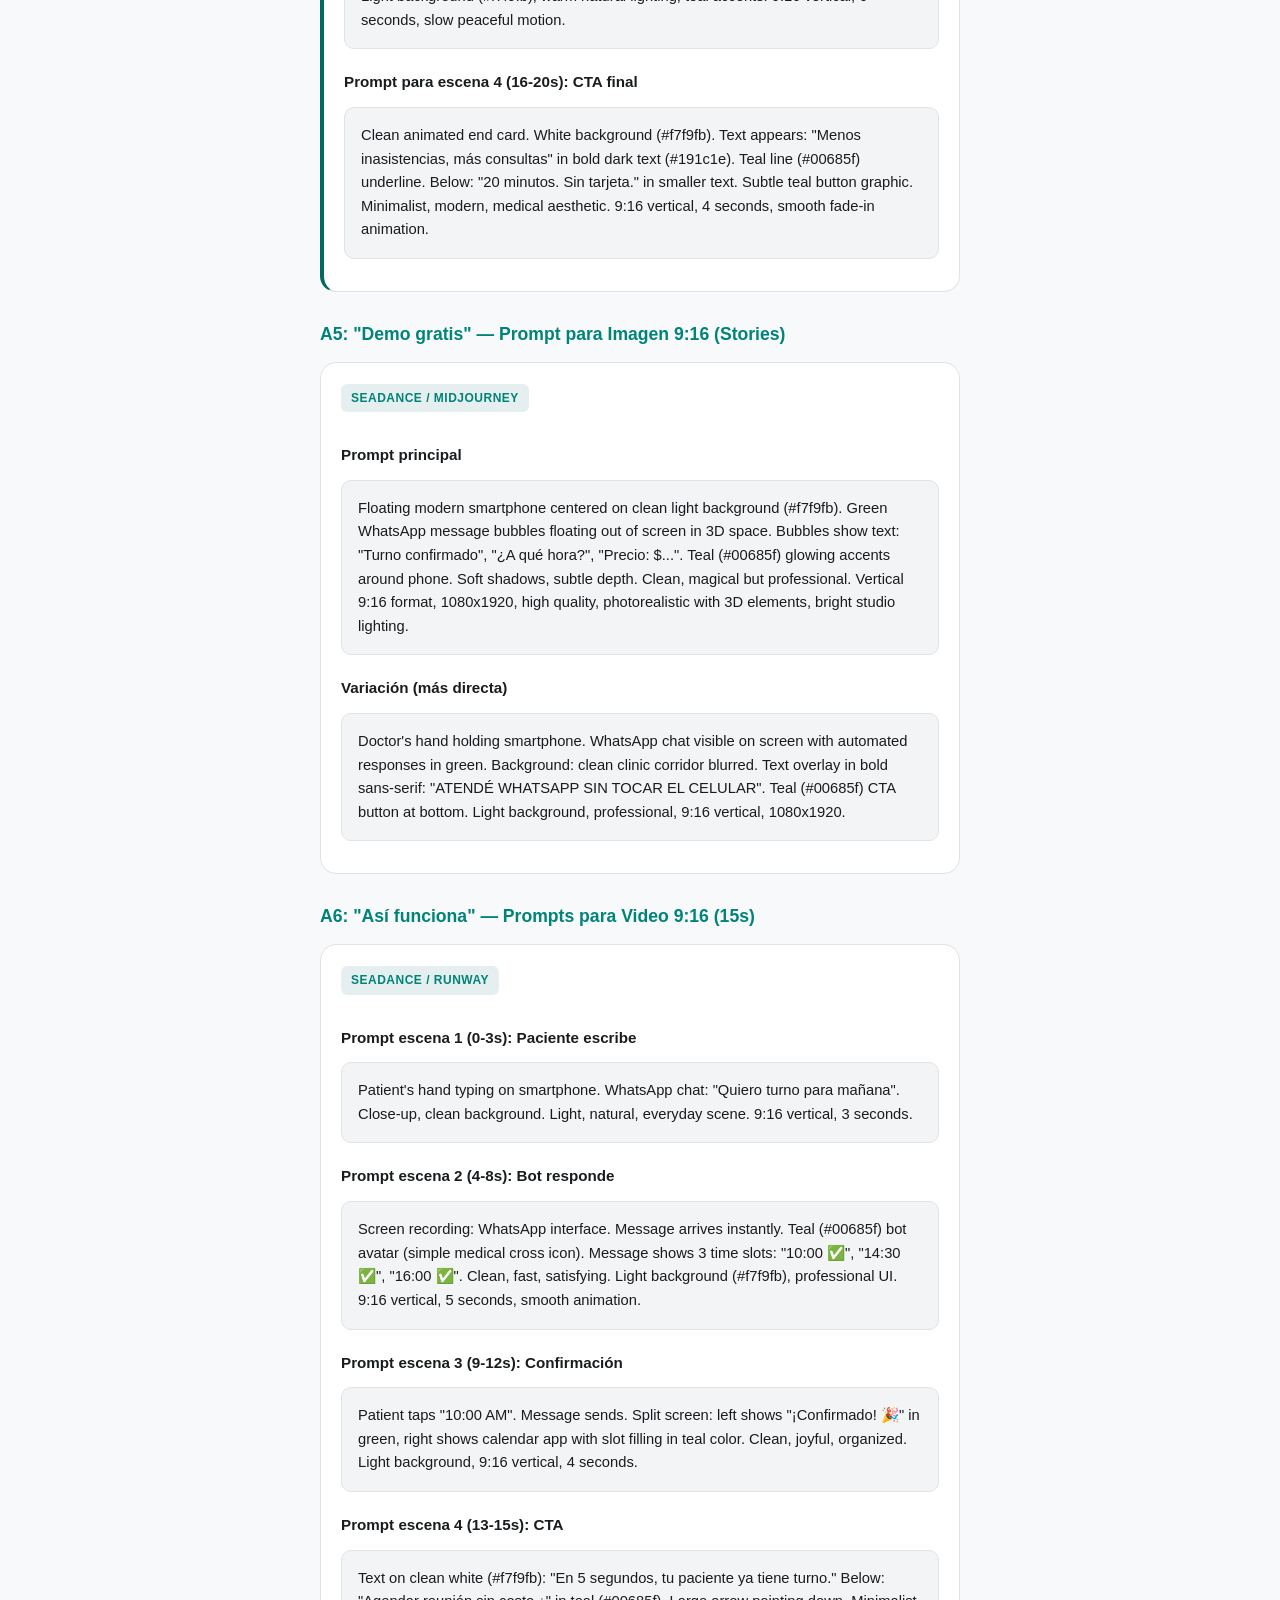
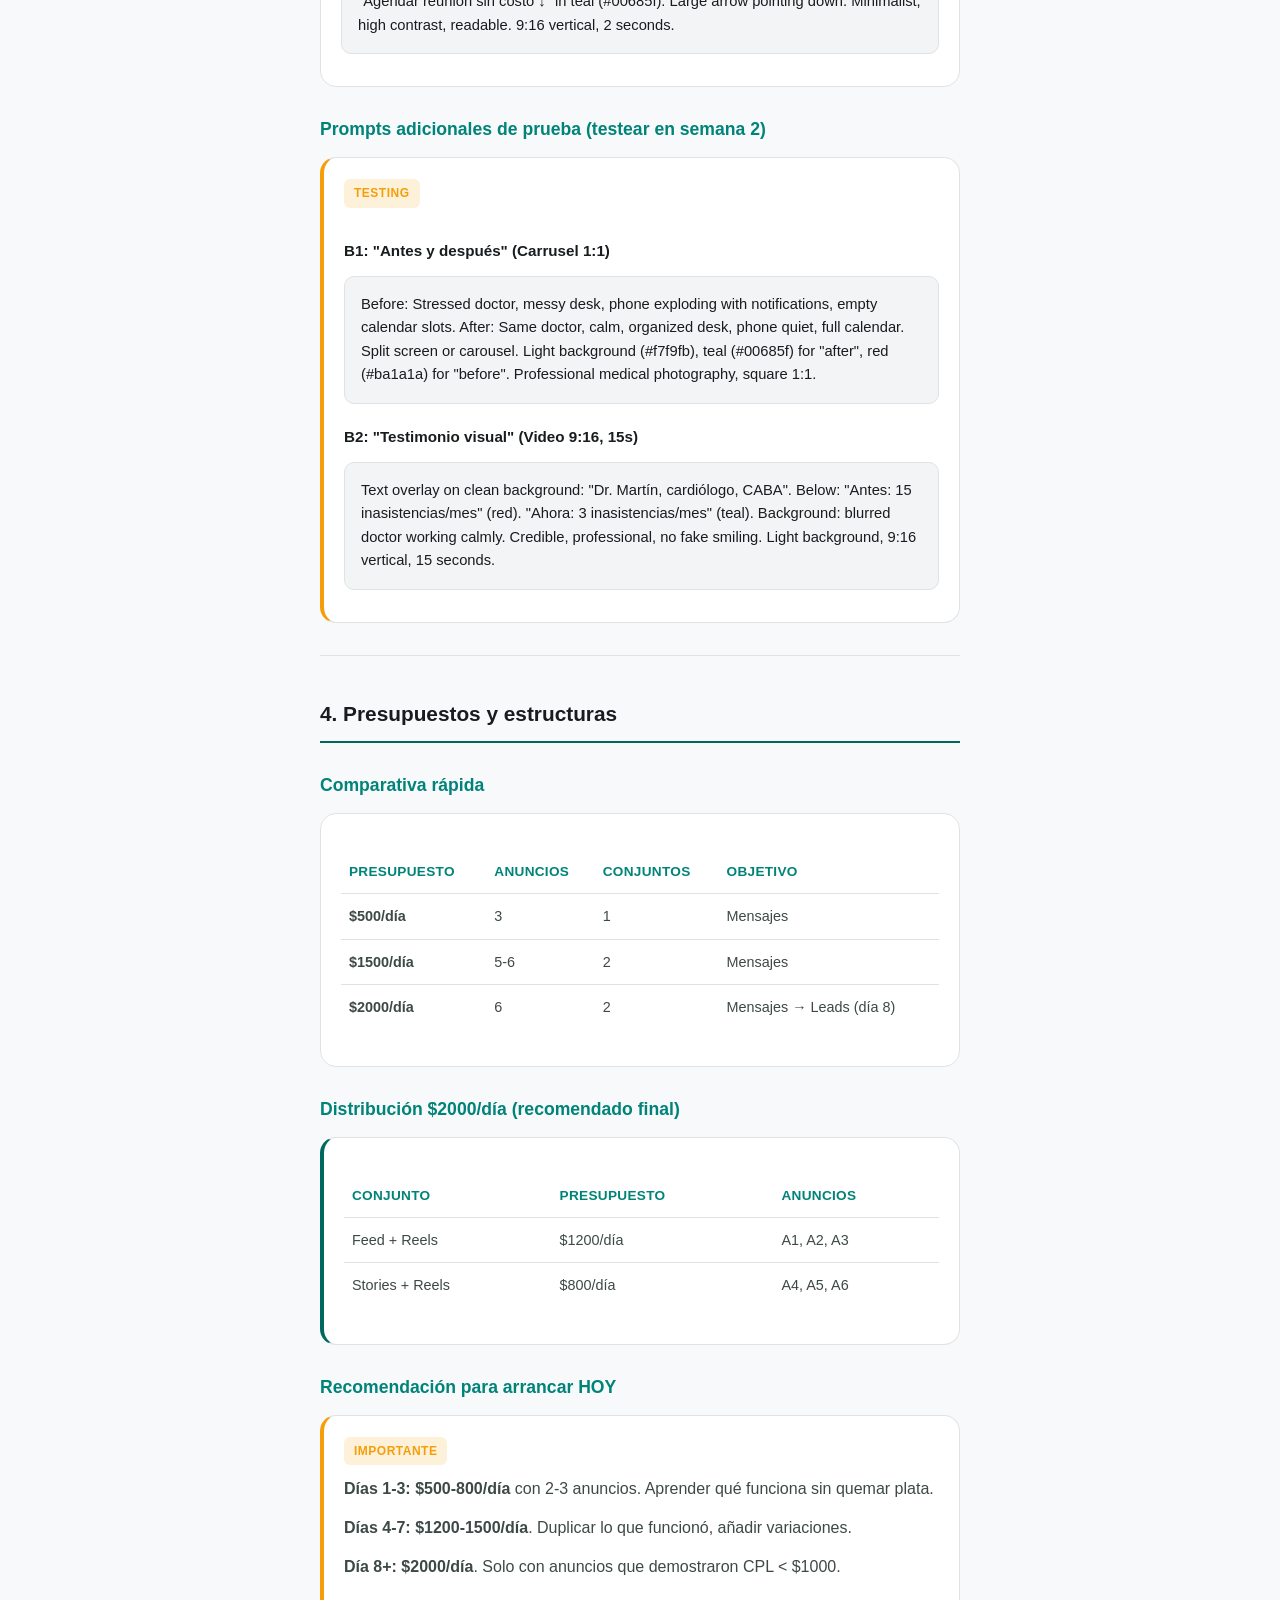
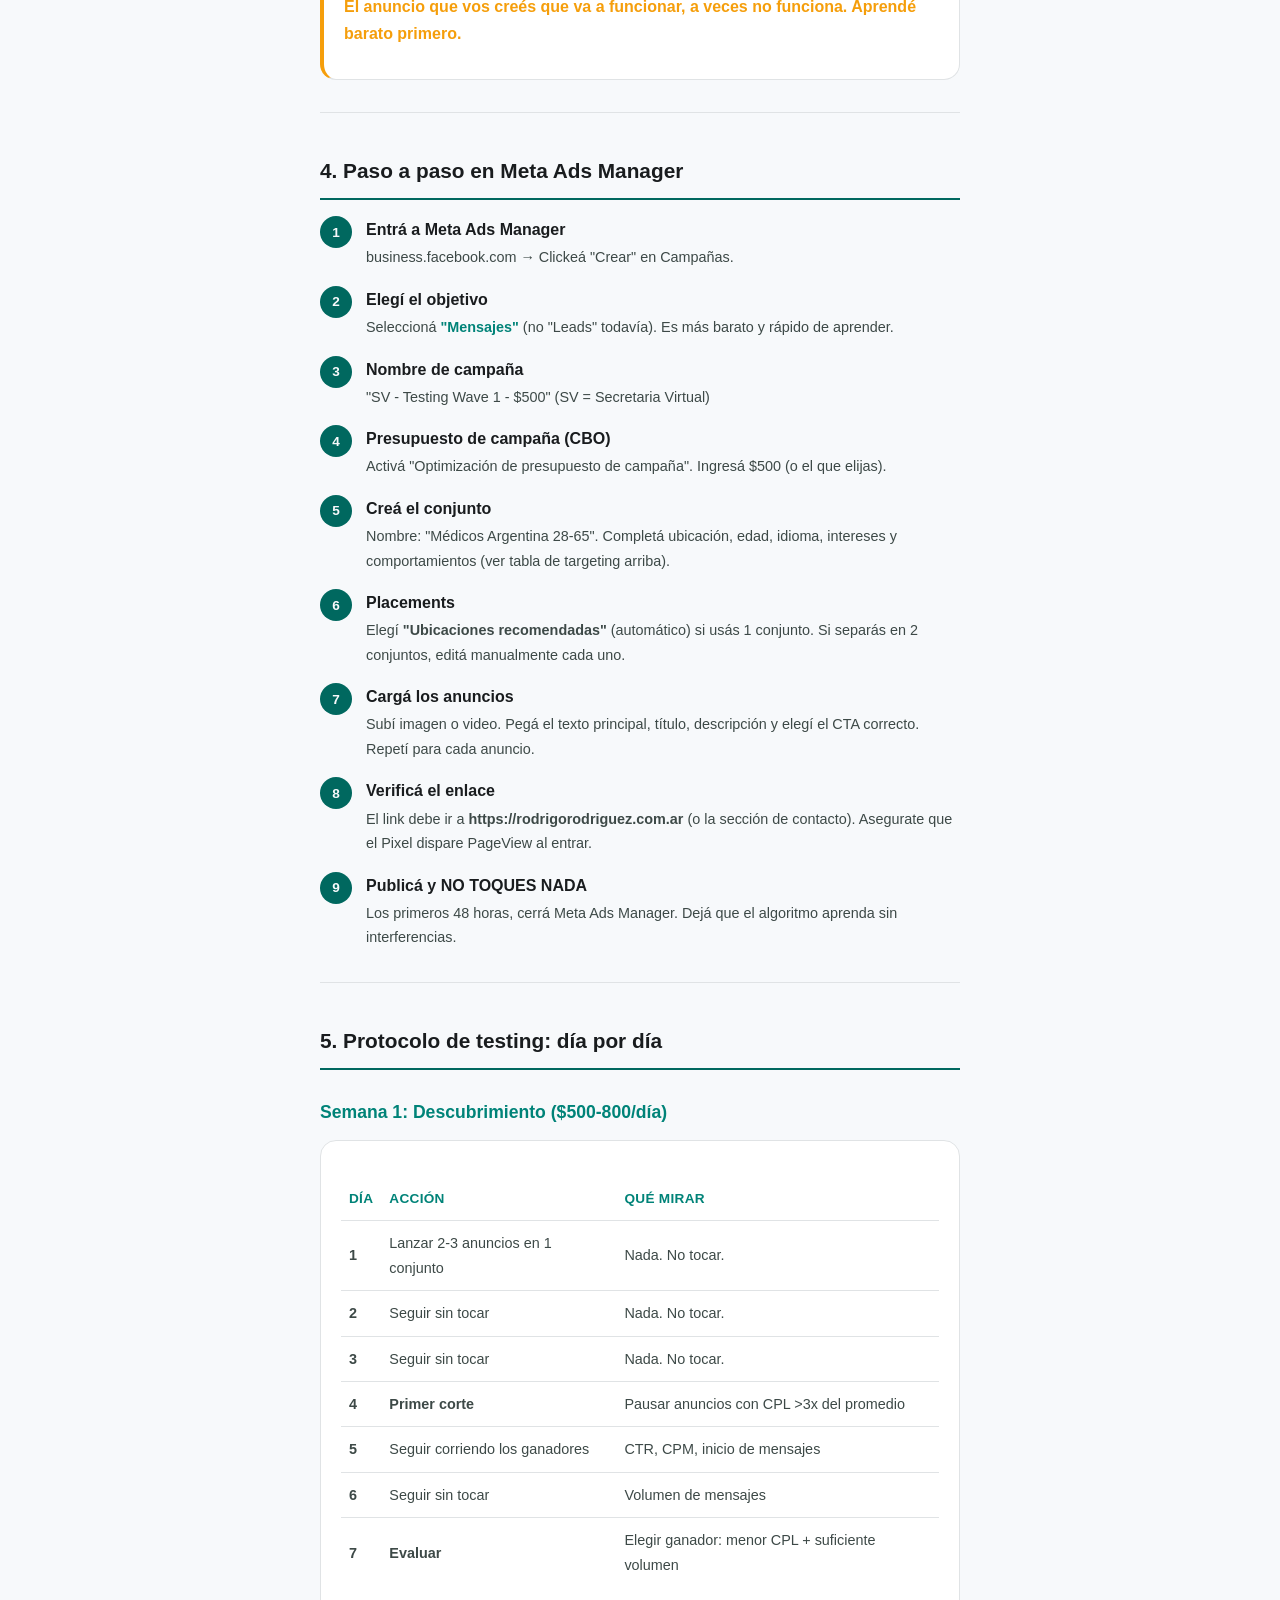
<file: guia/index.html>
<!DOCTYPE html>
<html lang="es-AR">
<head>
  <meta charset="UTF-8" />
  <meta name="viewport" content="width=device-width, initial-scale=1.0" />
  <title>Guía Meta Ads — Secretaria Virtual</title>
  <style>
    :root {
      --bg: #f7f9fb;
      --bg-card: #ffffff;
      --text: #191c1e;
      --text-secondary: #3d4947;
      --accent: #00685f;
      --accent-light: #008378;
      --danger: #ba1a1a;
      --warning: #f59e0b;
      --border: #e0e3e5;
    }
    * { margin: 0; padding: 0; box-sizing: border-box; }
    html { scroll-behavior: smooth; }
    body {
      font-family: -apple-system, BlinkMacSystemFont, 'Segoe UI', Roboto, 'Helvetica Neue', Arial, sans-serif;
      background: var(--bg);
      color: var(--text);
      line-height: 1.7;
      font-size: 16px;
      padding-bottom: 60px;
    }
    .container {
      max-width: 680px;
      margin: 0 auto;
      padding: 24px 20px;
    }
    h1 {
      font-size: 1.8rem;
      font-weight: 800;
      color: var(--accent);
      margin-bottom: 8px;
      line-height: 1.2;
    }
    h2 {
      font-size: 1.3rem;
      font-weight: 700;
      color: var(--text);
      margin-top: 40px;
      margin-bottom: 16px;
      padding-bottom: 10px;
      border-bottom: 2px solid var(--accent);
    }
    h3 {
      font-size: 1.1rem;
      font-weight: 700;
      color: var(--accent-light);
      margin-top: 28px;
      margin-bottom: 12px;
    }
    h4 {
      font-size: 0.95rem;
      font-weight: 600;
      color: var(--text);
      margin-top: 20px;
      margin-bottom: 8px;
    }
    p {
      margin-bottom: 12px;
      color: var(--text-secondary);
    }
    .subtitle {
      color: var(--text-secondary);
      font-size: 0.95rem;
      margin-bottom: 32px;
    }
    .card {
      background: var(--bg-card);
      border: 1px solid var(--border);
      border-radius: 16px;
      padding: 20px;
      margin-bottom: 20px;
    }
    .card-highlight {
      border-left: 4px solid var(--accent);
    }
    .card-danger {
      border-left: 4px solid var(--danger);
    }
    .card-warning {
      border-left: 4px solid var(--warning);
    }
    .label {
      display: inline-block;
      background: rgba(0,104,95,0.1);
      color: var(--accent-light);
      font-size: 0.75rem;
      font-weight: 700;
      text-transform: uppercase;
      letter-spacing: 0.5px;
      padding: 4px 10px;
      border-radius: 6px;
      margin-bottom: 10px;
    }
    .label-danger {
      background: rgba(239,68,68,0.15);
      color: var(--danger);
    }
    .label-warning {
      background: rgba(245,158,11,0.15);
      color: var(--warning);
    }
    pre, .copy-box {
      background: #f2f4f6;
      border: 1px solid var(--border);
      border-radius: 10px;
      padding: 16px;
      font-size: 0.92rem;
      line-height: 1.6;
      white-space: pre-wrap;
      word-wrap: break-word;
      color: var(--text);
      margin: 12px 0;
      font-family: inherit;
    }
    .copy-box {
      position: relative;
    }
    table {
      width: 100%;
      border-collapse: collapse;
      margin: 16px 0;
      font-size: 0.9rem;
    }
    th, td {
      padding: 10px 8px;
      text-align: left;
      border-bottom: 1px solid var(--border);
    }
    th {
      color: var(--accent-light);
      font-weight: 600;
      font-size: 0.85rem;
      text-transform: uppercase;
      letter-spacing: 0.3px;
    }
    td {
      color: var(--text-secondary);
    }
    tr:last-child td { border-bottom: none; }
    ul, ol {
      margin: 12px 0 12px 20px;
      color: var(--text-secondary);
    }
    li {
      margin-bottom: 8px;
    }
    .step {
      display: flex;
      gap: 14px;
      margin-bottom: 16px;
      align-items: flex-start;
    }
    .step-number {
      flex-shrink: 0;
      width: 32px;
      height: 32px;
      background: var(--accent);
      color: var(--bg);
      border-radius: 50%;
      display: flex;
      align-items: center;
      justify-content: center;
      font-weight: 800;
      font-size: 0.85rem;
    }
    .step-content {
      flex: 1;
    }
    .step-title {
      font-weight: 700;
      color: var(--text);
      margin-bottom: 2px;
    }
    .step-desc {
      font-size: 0.9rem;
      color: var(--text-secondary);
    }
    .checklist {
      list-style: none;
      margin-left: 0;
    }
    .checklist li {
      padding-left: 28px;
      position: relative;
    }
    .checklist li::before {
      content: "☐";
      position: absolute;
      left: 0;
      color: var(--accent);
      font-weight: bold;
    }
    .highlight {
      color: var(--accent-light);
      font-weight: 600;
    }
    .danger-text {
      color: var(--danger);
      font-weight: 600;
    }
    .warning-text {
      color: var(--warning);
      font-weight: 600;
    }
    hr {
      border: none;
      height: 1px;
      background: var(--border);
      margin: 32px 0;
    }
    .nav {
      position: sticky;
      top: 0;
      background: rgba(255,255,255,0.95);
      backdrop-filter: blur(10px);
      border-bottom: 1px solid var(--border);
      padding: 12px 0;
      z-index: 100;
      margin-bottom: 20px;
    }
    .nav-inner {
      max-width: 680px;
      margin: 0 auto;
      padding: 0 20px;
      display: flex;
      gap: 12px;
      overflow-x: auto;
      scrollbar-width: none;
    }
    .nav-inner::-webkit-scrollbar { display: none; }
    .nav a {
      color: var(--text-secondary);
      text-decoration: none;
      font-size: 0.85rem;
      font-weight: 500;
      white-space: nowrap;
      padding: 6px 12px;
      border-radius: 8px;
      transition: all 0.2s;
    }
    .nav a:hover, .nav a.active {
      color: var(--accent-light);
      background: rgba(0,104,95,0.1);
    }
    .tip {
      font-size: 0.85rem;
      color: var(--text-secondary);
      background: rgba(0,104,95,0.05);
      border-radius: 8px;
      padding: 12px;
      margin-top: 12px;
    }
    .emoji { font-style: normal; }
  </style>
</head>
<body>

  <div class="nav">
    <div class="nav-inner">
      <a href="#estructura">Estructura</a>
      <a href="#anuncios">Anuncios</a>
      <a href="#budget">Presupuesto</a>
      <a href="#paso">Paso a paso</a>
      <a href="#testing">Testing</a>
      <a href="#checklist">Checklist</a>
    </div>
  </div>

  <div class="container">

    <h1><span class="emoji">🚀</span> Guía Meta Ads — Secretaria Virtual</h1>
    <p class="subtitle">Todo lo necesario para lanzar campañas de Meta Ads para tu Secretaria Virtual. Diseñado para leer en el celular.</p>

    <div class="card card-highlight">
      <div class="label">Pixel activo</div>
      <p style="margin-bottom:0">ID: <strong class="highlight">2171795843596902</strong></p>
      <p style="margin-bottom:0">Eventos configurados: PageView, Lead, Contact, CompleteRegistration</p>
    </div>

    <!-- ESTRUCTURA -->
    <h2 id="estructura">1. Estructura de campañas</h2>

    <h3>Con $500/día (arranque suave)</h3>
    <div class="card">
      <div class="label">1 Campaña</div>
      <p><strong>CBO</strong> — Optimización de presupuesto de campaña</p>
      <p>Objetivo: <strong class="highlight">Mensajes</strong> (más barato y rápido que Leads)</p>
      <ul>
        <li><strong>Conjunto 1:</strong> Médicos, Argentina, 28-65, Feed + Stories automático</li>
        <li><strong>3 Anuncios:</strong> A1, A2, A4 (ver abajo)</li>
      </ul>
    </div>

    <h3>Con $1500-2000/día (testing en serio)</h3>
    <div class="card">
      <div class="label">1 Campaña — 2 Conjuntos</div>
      <p><strong>CBO</strong> con división por placements</p>
      <ul>
        <li><strong>Conjunto 1:</strong> Feed + Reels ($1200) → 3 anuncios imágenes/carrusel</li>
        <li><strong>Conjunto 2:</strong> Stories + Reels ($800) → 3 anuncios video/vertical</li>
      </ul>
      <p class="tip">Separar por placement permite saber dónde funciona cada formato. Si los mezclás, Meta pone todo el presupuesto en Stories y ahoga los de Feed.</p>
    </div>

    <!-- AUDIENCIA -->
    <h3>Targeting recomendado</h3>
    <div class="card">
      <table>
        <tr><th>Variable</th><th>Valor</th></tr>
        <tr><td>Ubicación</td><td>Argentina</td></tr>
        <tr><td>Edad</td><td>28 — 65 años</td></tr>
        <tr><td>Idioma</td><td>Español</td></tr>
        <tr><td>Intereses</td><td>Medicina, Salud, Consultorio médico, Atención al paciente</td></tr>
        <tr><td>Ocupaciones</td><td>Médico, Cirujano, Dentista, Cardiólogo, Pediatra, Psicólogo</td></tr>
        <tr><td>Comportamientos</td><td>Propietarios de pequeños negocios, Administradores de página</td></tr>
        <tr><td>Excluir</td><td>Menores de 28, interés "Universidad"</td></tr>
      </table>
    </div>

    <!-- ANUNCIOS -->
    <h2 id="anuncios">2. Los 6 anuncios para lanzar</h2>

    <!-- A1 -->
    <h3>A1: "El número que duele" (Imagen 1:1)</h3>
    <div class="card card-highlight">
      <div class="label">Prioridad: ALTA</div>
      <h4>Formato</h4>
      <p>Imagen 1:1 (1080x1080px) para Feed y Reels cuadrado</p>
      <h4>Texto principal</h4>
      <div class="copy-box">Menos inasistencias, más consultas.

Agendás. Ellos confirman. No llegan. Y no te avisan.

Tu Secretaria Virtual confirma turnos automáticamente por WhatsApp.
Atención 24/7. Más pacientes. Menos trabajo.

20 minutos. Sin tarjeta.
rodrigorodriguez.com.ar</div>
      <h4>Título</h4>
      <p>Menos inasistencias, más consultas</p>
      <h4>Descripción</h4>
      <p>Reunión sin costo para médicos</p>
      <h4>CTA</h4>
      <p><strong>Solicitar ahora</strong></p>
      <h4>Imagen</h4>
      <p>Split visual: izquierda calendario con turnos tachados en rojo. Derecha celular con WhatsApp "Turno confirmado ✅" en verde. Fondo claro #f7f9fb, acentos teal #00685f.</p>
    </div>

    <!-- A2 -->
    <h3>A2: "No es tecnología, es ayuda" (Imagen 1:1)</h3>
    <div class="card">
      <div class="label">Prioridad: MEDIA</div>
      <h4>Formato</h4>
      <p>Imagen 1:1 (1080x1080px)</p>
      <h4>Texto principal</h4>
      <div class="copy-box">No necesitás saber nada de tecnología.

En una videollamada de 20 minutos me contás cómo atendés hoy.
En 2-5 días, tu Secretaria Virtual ya está respondiendo WhatsApp por vos.

Configuro todo yo.
Vos solo cerrás los pacientes que realmente necesitan tu atención.

Agendar reunión sin costo.
rodrigorodriguez.com.ar</div>
      <h4>Título</h4>
      <p>Hecho para médicos, no para programadores</p>
      <h4>CTA</h4>
      <p><strong>Más información</strong></p>
      <h4>Imagen</h4>
      <p>Rodrigo (cara visible) sonriendo con laptop o celular, consultorio moderno de fondo. **Cara = confianza.**</p>
    </div>

    <!-- A3 -->
    <h3>A3: "¿Te pasan estas 3 cosas?" (Carrusel 1:1)</h3>
    <div class="card">
      <div class="label">Prioridad: MEDIA-ALTA</div>
      <h4>Formato</h4>
      <p>Carrusel 3 tarjetas 1:1 (1080x1080px cada una)</p>
      <h4>Texto principal</h4>
      <div class="copy-box">¿Te pasan estas 3 cosas todos los meses?

Deslizá y mirá la solución →</div>
      <h4>Tarjeta 1</h4>
      <p><strong>Imagen:</strong> Celular con 47 notificaciones de WhatsApp a las 2 AM.<br>
      <strong>Texto:</strong> "Te llegan mensajes a cualquier hora. Y tenés que responder vos."</p>
      <h4>Tarjeta 2</h4>
      <p><strong>Imagen:</strong> Calendario con huecos, silla vacía.<br>
      <strong>Texto:</strong> "El 30% de los pacientes no avisa. Perdés plata y tiempo."</p>
      <h4>Tarjeta 3</h4>
      <p><strong>Imagen:</strong> Celular con WhatsApp ordenado, calendario lleno, médico tranquilo.<br>
      <strong>Texto:</strong> "Tu Secretaria Virtual lo hace automático. Agendá una reunión sin costo."</p>
      <h4>CTA</h4>
      <p><strong>Solicitar ahora</strong></p>
    </div>

    <!-- A4 -->
    <h3>A4: "Mientras dormís" (Video 15-20s, 9:16)</h3>
    <div class="card card-highlight">
      <div class="label">Prioridad: ALTA — Video</div>
      <h4>Formato</h4>
      <p>Video vertical 9:16 (1080x1920px), 15-20 segundos</p>
      <h4>Texto principal</h4>
      <div class="copy-box">A las 2 de la mañana, un paciente te escribe por WhatsApp.

A las 2 de la mañana... vos estás durmiendo.

Tu Secretaria Virtual responde automáticamente.
Turnos. Consultas. Precios.
Todo resuelto.

Vos solo llegás a la mañana y encontrás todo organizado.

20 minutos. Sin tarjeta.
Link en mi perfil.</div>
      <h4>Guion de video</h4>
      <ul>
        <li><strong>0-3s:</strong> Celular vibrando en la oscuridad, hora 2:23 AM. Alerta roja.</li>
        <li><strong>4-8s:</strong> Screen recording: paciente escribe "Quiero turno" → bot responde horarios automáticamente.</li>
        <li><strong>9-15s:</strong> Médico al otro día, tranquilo, tomando mate, mirando calendario lleno.</li>
        <li><strong>16-20s:</strong> Logo + CTA "Agendar reunión sin costo".</li>
      </ul>
      <h4>CTA</h4>
      <p><strong>Ver más</strong></p>
    </div>

    <!-- A5 -->
    <h3>A5: "Demo gratis" (Imagen 9:16)</h3>
    <div class="card">
      <div class="label">Prioridad: MEDIA</div>
      <h4>Formato</h4>
      <p>Imagen vertical 9:16 (1080x1920px) para Stories</p>
      <h4>Texto principal</h4>
      <div class="copy-box">ATENDÉ WHATSAPP
SIN TOCAR EL CELULAR

Agendar reunión sin costo
Sin tarjeta. Sin compromiso.
Tocá acá 👇</div>
      <h4>Imagen</h4>
      <p>Celular flotando con burbujas de WhatsApp saliendo en verde. Fondo claro #f7f9fb con acentos teal #00685f.</p>
      <h4>CTA</h4>
      <p><strong>Más información</strong></p>
    </div>

    <!-- A6 -->
    <h3>A6: "Así funciona" (Video 15s, 9:16)</h3>
    <div class="card">
      <div class="label">Prioridad: BAJA (testear en semana 2)</div>
      <h4>Formato</h4>
      <p>Video vertical 9:16, 15 segundos máximo</p>
      <h4>Texto principal</h4>
      <div class="copy-box">En 5 segundos, tu paciente ya tiene turno.

Vos no hiciste nada.</div>
      <h4>Guion de video</h4>
      <ul>
        <li><strong>1-3s:</strong> Paciente escribe "Quiero turno para mañana"</li>
        <li><strong>4-8s:</strong> Bot responde con horarios disponibles</li>
        <li><strong>9-12s:</strong> Paciente confirma → calendario se actualiza solo</li>
        <li><strong>13-15s:</strong> "Agendar reunión sin costo" + flecha hacia abajo</li>
      </ul>
      <h4>CTA</h4>
      <p><strong>Ver más</strong></p>
    </div>

    <hr>

    <!-- PROMPTS PARA IA -->
    <h2 id="prompts">3. Prompts para IA Generativa (SeaDance, Midjourney, etc.)</h2>
    <p class="subtitle">Copiá y pegá estos prompts directamente en tu herramienta de IA. Incluyen contexto de marca, paleta exacta y composición.</p>

    <div class="card card-highlight">
      <div class="label">Contexto de marca</div>
      <p><strong>Producto:</strong> Secretaria Virtual para médicos — responde WhatsApp automáticamente.</p>
      <p><strong>Target:</strong> Médicos y dueños de consultorios en Argentina, 28-65 años.</p>
      <p><strong>Emoción principal:</strong> Alivio. Dejar de preocuparse por mensajes a deshoras y turnos perdidos.</p>
      <p><strong>Estilo:</strong> Médico profesional, limpio, moderno, confiable. Nada de neon, gaming o tech abstracto.</p>
    </div>

    <h3>Paleta de colores obligatoria</h3>
    <div class="card">
      <table>
        <tr><th>Elemento</th><th>Color HEX</th><th>Uso</th></tr>
        <tr><td>Fondo principal</td><td>#f7f9fb</td><td>Backgrounds, cards, superficies</td></tr>
        <tr><td>Acento principal</td><td>#00685f</td><td>Botones, CTA, iconos, énfasis</td></tr>
        <tr><td>Acento hover</td><td>#008378</td><td>Hover states, gradientes</td></tr>
        <tr><td>Texto principal</td><td>#191c1e</td><td>Títulos, body text</td></tr>
        <tr><td>Texto secundario</td><td>#3d4947</td><td>Subtítulos, descripciones</td></tr>
        <tr><td>Éxito/confirmación</td><td>#008378</td><td>Checkmarks, confirmaciones</td></tr>
        <tr><td>Alerta/dolor</td><td>#ba1a1a</td><td>Turnos cancelados, problemas (usar con moderación)</td></tr>
        <tr><td>Bordes</td><td>#e0e3e5</td><td>Separaciones sutiles</td></tr>
      </table>
      <p class="tip"><strong>Regla de oro:</strong> Fondo claro + acentos teal. Nada de morado, violeta, azul eléctrico, negro oscuro o fondos oscuros. Esto es médico, no startup tech.</p>
    </div>

    <h3>Estilo visual consistente</h3>
    <div class="card">
      <ul>
        <li><strong>Iluminación:</strong> Natural, brillante, luz de día. Evitar sombras duras o iluminación dramática.</li>
        <li><strong>Ambiente:</strong> Consultorios modernos, limpios, organizados. Mármol blanco, madera clara, plantas verdes.</li>
        <li><strong>Personas:</strong> Médicos profesionales con bata blanca, aspecto calmado y confiado. Rostros visibles = confianza.</li>
        <li><strong>Tecnología:</strong> Celulares modernos, tablets, interfaces limpias. WhatsApp con burbujas verdes estándar.</li>
        <li><strong>Texto en imágenes:</strong> Tipografía sans-serif (Inter o similar), peso 600-700, colores oscuros sobre fondos claros.</li>
        <li><strong>Evitar:</strong> Robots, androides, interfaces futuristas, neon, gradientes psicodélicos, stock photos genéricos de gente sonriendo al aire.</li>
      </ul>
    </div>

    <hr>

    <h3>A1: "El número que duele" — Prompt para Imagen 1:1</h3>
    <div class="card card-highlight">
      <div class="label">SeaDance / Midjourney / DALL-E</div>
      <h4>Prompt para IA (copiar y pegar)</h4>
      <div class="copy-box">Split-screen composition, left side: messy medical calendar with red X marks on cancelled appointments, scattered papers, chaotic desk. Right side: clean modern smartphone showing WhatsApp chat with green "Turno confirmado ✅" messages, organized calendar with teal checkmarks. Background: clean light gray-blue (#f7f9fb). Teal (#00685f) accent elements. Medical office environment, white coat visible, professional photography style, bright natural lighting, 1080x1080 square format, high quality, photorealistic, 8k.</div>
      <h4>Variación B (más emocional)</h4>
      <div class="copy-box">Close-up of a doctor's hands holding a smartphone. Left half of screen shows stressful WhatsApp notifications flooding in at night (red badges, urgent). Right half shows calm, organized WhatsApp with automated responses in teal. Background: blurred modern clinic (#f7f9fb). Soft bokeh, professional medical photography, warm but clean lighting, square format 1:1.</div>
      <h4>Variación C (más directa)</h4>
      <div class="copy-box">Minimalist infographic style: Large number "30%" in red (#ba1a1a) on left with text "de inasistencias" below. Arrow pointing right. On right: "0%" in teal (#00685f) with text "con Secretaria Virtual". Clean white background (#f7f9fb), subtle medical icons (stethoscope, calendar, phone). Modern, flat design, 1:1 square, professional medical aesthetic.</div>
    </div>

    <h3>A2: "No es tecnología, es ayuda" — Prompt para Imagen 1:1</h3>
    <div class="card">
      <div class="label">SeaDance / Midjourney</div>
      <h4>Prompt principal</h4>
      <div class="copy-box">Professional portrait of a friendly male tech consultant (Rodrigo) in his 30s, smiling warmly, holding a laptop showing a clean WhatsApp interface. Wearing casual smart clothes (not a suit, not too casual). Modern bright medical clinic background with white walls, natural light from large windows. Background slightly blurred. Trustworthy, approachable expression. Color palette: light background (#f7f9fb), teal (#00685f) accents on laptop screen. Professional medical photography, 1080x1080 square, high quality, warm natural lighting, 8k photorealistic.</div>
      <h4>Variación (sin persona, más producto)</h4>
      <div class="copy-box">First-person perspective: doctor sitting at clean white desk in modern clinic. On desk: tablet showing organized WhatsApp chats, full calendar with teal appointments, steaming mate cup. Doctor's white coat sleeve visible. Through window: sunny day, green plants. Warm, productive, organized atmosphere. Light background (#f7f9fb), teal accents (#00685f). Professional photography, 1:1 square, 8k.</div>
    </div>

    <h3>A3: "¿Te pasan estas 3 cosas?" — Prompts para Carrusel 1:1 (3 tarjetas)</h3>
    <div class="card">
      <div class="label">3 prompts para generar 3 imágenes</div>
      <h4>Tarjeta 1 — "Mensajes a deshoras"</h4>
      <div class="copy-box">Close-up of smartphone screen showing 47 WhatsApp notifications at 2:00 AM. Dark bedroom background, alarm clock showing late hour. Red notification badges. Stressful, overwhelming mood. Doctor's hand reaching for phone, tired. Color palette: dark night tones with red alerts, contrast with clean light (#f7f9fb) edges. Photorealistic, square 1:1, high quality.</div>
      <h4>Tarjeta 2 — "Turnos perdidos"</h4>
      <div class="copy-box">Empty medical examination room. Clean white chair, unused stethoscope on table. Calendar on wall showing crossed-out appointments in red. Clock showing wasted time. Soft, sad lighting. Light background (#f7f9fb), subtle red accents (#ba1a1a). Minimalist, emotional, professional medical photography, square 1:1.</div>
      <h4>Tarjeta 3 — "La solución"</h4>
      <div class="copy-box">Happy, relaxed doctor in bright modern clinic. Holding smartphone showing organized WhatsApp with green checkmarks. Full calendar with teal confirmed appointments visible on tablet. Plants, natural light, organized desk. Warm, hopeful, productive atmosphere. Light background (#f7f9fb), teal accents (#00685f). Professional photography, square 1:1, 8k.</div>
    </div>

    <h3>A4: "Mientras dormís" — Prompts para Video 9:16 (15-20s)</h3>
    <div class="card card-highlight">
      <div class="label">SeaDance / Runway / Pika</div>
      <h4>Prompt para escena 1 (0-3s): Caos nocturno</h4>
      <div class="copy-box">Dark bedroom at night. Smartphone on nightstand vibrating with multiple WhatsApp notifications. Screen shows urgent patient messages at 2:23 AM. Red alert glow. Sleeping doctor silhouette in background. Moody, dramatic but not horror. Clean composition, teal (#00685f) notification accents on dark background. Cinematic, 9:16 vertical, 3 seconds, smooth motion.</div>
      <h4>Prompt para escena 2 (4-8s): Magia del bot</h4>
      <div class="copy-box">Screen recording style: clean WhatsApp interface on white background. Patient message "Quiero turno" appears. Instant elegant bot response with available time slots in teal (#00685f) bubbles. Fast, smooth animation, professional UI design. Light background (#f7f9fb), modern medical app aesthetic. 9:16 vertical, 5 seconds, clean transitions.</div>
      <h4>Prompt para escena 3 (9-15s): Tranquilidad matutina</h4>
      <div class="copy-box">Bright morning in modern clinic. Doctor sitting calmly at organized desk, checking tablet with full calendar (teal appointments). Drinking mate. Sunlight through windows, plants visible. Relaxed, satisfied expression. White coat, professional environment. Light background (#f7f9fb), warm natural lighting, teal accents. 9:16 vertical, 6 seconds, slow peaceful motion.</div>
      <h4>Prompt para escena 4 (16-20s): CTA final</h4>
      <div class="copy-box">Clean animated end card. White background (#f7f9fb). Text appears: "Menos inasistencias, más consultas" in bold dark text (#191c1e). Teal line (#00685f) underline. Below: "20 minutos. Sin tarjeta." in smaller text. Subtle teal button graphic. Minimalist, modern, medical aesthetic. 9:16 vertical, 4 seconds, smooth fade-in animation.</div>
    </div>

    <h3>A5: "Demo gratis" — Prompt para Imagen 9:16 (Stories)</h3>
    <div class="card">
      <div class="label">SeaDance / Midjourney</div>
      <h4>Prompt principal</h4>
      <div class="copy-box">Floating modern smartphone centered on clean light background (#f7f9fb). Green WhatsApp message bubbles floating out of screen in 3D space. Bubbles show text: "Turno confirmado", "¿A qué hora?", "Precio: $...". Teal (#00685f) glowing accents around phone. Soft shadows, subtle depth. Clean, magical but professional. Vertical 9:16 format, 1080x1920, high quality, photorealistic with 3D elements, bright studio lighting.</div>
      <h4>Variación (más directa)</h4>
      <div class="copy-box">Doctor's hand holding smartphone. WhatsApp chat visible on screen with automated responses in green. Background: clean clinic corridor blurred. Text overlay in bold sans-serif: "ATENDÉ WHATSAPP SIN TOCAR EL CELULAR". Teal (#00685f) CTA button at bottom. Light background, professional, 9:16 vertical, 1080x1920.</div>
    </div>

    <h3>A6: "Así funciona" — Prompts para Video 9:16 (15s)</h3>
    <div class="card">
      <div class="label">SeaDance / Runway</div>
      <h4>Prompt escena 1 (0-3s): Paciente escribe</h4>
      <div class="copy-box">Patient's hand typing on smartphone. WhatsApp chat: "Quiero turno para mañana". Close-up, clean background. Light, natural, everyday scene. 9:16 vertical, 3 seconds.</div>
      <h4>Prompt escena 2 (4-8s): Bot responde</h4>
      <div class="copy-box">Screen recording: WhatsApp interface. Message arrives instantly. Teal (#00685f) bot avatar (simple medical cross icon). Message shows 3 time slots: "10:00 ✅", "14:30 ✅", "16:00 ✅". Clean, fast, satisfying. Light background (#f7f9fb), professional UI. 9:16 vertical, 5 seconds, smooth animation.</div>
      <h4>Prompt escena 3 (9-12s): Confirmación</h4>
      <div class="copy-box">Patient taps "10:00 AM". Message sends. Split screen: left shows "¡Confirmado! 🎉" in green, right shows calendar app with slot filling in teal color. Clean, joyful, organized. Light background, 9:16 vertical, 4 seconds.</div>
      <h4>Prompt escena 4 (13-15s): CTA</h4>
      <div class="copy-box">Text on clean white (#f7f9fb): "En 5 segundos, tu paciente ya tiene turno." Below: "Agendar reunión sin costo ↓" in teal (#00685f). Large arrow pointing down. Minimalist, high contrast, readable. 9:16 vertical, 2 seconds.</div>
    </div>

    <h3>Prompts adicionales de prueba (testear en semana 2)</h3>
    <div class="card card-warning">
      <div class="label label-warning">Testing</div>
      <h4>B1: "Antes y después" (Carrusel 1:1)</h4>
      <div class="copy-box">Before: Stressed doctor, messy desk, phone exploding with notifications, empty calendar slots. After: Same doctor, calm, organized desk, phone quiet, full calendar. Split screen or carousel. Light background (#f7f9fb), teal (#00685f) for "after", red (#ba1a1a) for "before". Professional medical photography, square 1:1.</div>
      <h4>B2: "Testimonio visual" (Video 9:16, 15s)</h4>
      <div class="copy-box">Text overlay on clean background: "Dr. Martín, cardiólogo, CABA". Below: "Antes: 15 inasistencias/mes" (red). "Ahora: 3 inasistencias/mes" (teal). Background: blurred doctor working calmly. Credible, professional, no fake smiling. Light background, 9:16 vertical, 15 seconds.</div>
    </div>

    <hr>

    <!-- PRESUPUESTOS -->
    <h2 id="budget">4. Presupuestos y estructuras</h2>

    <h3>Comparativa rápida</h3>
    <div class="card">
      <table>
        <tr><th>Presupuesto</th><th>Anuncios</th><th>Conjuntos</th><th>Objetivo</th></tr>
        <tr><td><strong>$500/día</strong></td><td>3</td><td>1</td><td>Mensajes</td></tr>
        <tr><td><strong>$1500/día</strong></td><td>5-6</td><td>2</td><td>Mensajes</td></tr>
        <tr><td><strong>$2000/día</strong></td><td>6</td><td>2</td><td>Mensajes → Leads (día 8)</td></tr>
      </table>
    </div>

    <h3>Distribución $2000/día (recomendado final)</h3>
    <div class="card card-highlight">
      <table>
        <tr><th>Conjunto</th><th>Presupuesto</th><th>Anuncios</th></tr>
        <tr><td>Feed + Reels</td><td>$1200/día</td><td>A1, A2, A3</td></tr>
        <tr><td>Stories + Reels</td><td>$800/día</td><td>A4, A5, A6</td></tr>
      </table>
    </div>

    <h3>Recomendación para arrancar HOY</h3>
    <div class="card card-warning">
      <div class="label label-warning">Importante</div>
      <p><strong>Días 1-3: $500-800/día</strong> con 2-3 anuncios. Aprender qué funciona sin quemar plata.</p>
      <p><strong>Días 4-7: $1200-1500/día</strong>. Duplicar lo que funcionó, añadir variaciones.</p>
      <p><strong>Día 8+: $2000/día</strong>. Solo con anuncios que demostraron CPL &lt; $1000.</p>
      <p class="warning-text">El anuncio que vos creés que va a funcionar, a veces no funciona. Aprendé barato primero.</p>
    </div>

    <hr>

    <!-- PASO A PASO -->
    <h2 id="paso">4. Paso a paso en Meta Ads Manager</h2>

    <div class="step">
      <div class="step-number">1</div>
      <div class="step-content">
        <div class="step-title">Entrá a Meta Ads Manager</div>
        <div class="step-desc">business.facebook.com → Clickeá "Crear" en Campañas.</div>
      </div>
    </div>
    <div class="step">
      <div class="step-number">2</div>
      <div class="step-content">
        <div class="step-title">Elegí el objetivo</div>
        <div class="step-desc">Seleccioná <strong class="highlight">"Mensajes"</strong> (no "Leads" todavía). Es más barato y rápido de aprender.</div>
      </div>
    </div>
    <div class="step">
      <div class="step-number">3</div>
      <div class="step-content">
        <div class="step-title">Nombre de campaña</div>
        <div class="step-desc">"SV - Testing Wave 1 - $500" (SV = Secretaria Virtual)</div>
      </div>
    </div>
    <div class="step">
      <div class="step-number">4</div>
      <div class="step-content">
        <div class="step-title">Presupuesto de campaña (CBO)</div>
        <div class="step-desc">Activá "Optimización de presupuesto de campaña". Ingresá $500 (o el que elijas).</div>
      </div>
    </div>
    <div class="step">
      <div class="step-number">5</div>
      <div class="step-content">
        <div class="step-title">Creá el conjunto</div>
        <div class="step-desc">Nombre: "Médicos Argentina 28-65". Completá ubicación, edad, idioma, intereses y comportamientos (ver tabla de targeting arriba).</div>
      </div>
    </div>
    <div class="step">
      <div class="step-number">6</div>
      <div class="step-content">
        <div class="step-title">Placements</div>
        <div class="step-desc">Elegí <strong>"Ubicaciones recomendadas"</strong> (automático) si usás 1 conjunto. Si separás en 2 conjuntos, editá manualmente cada uno.</div>
      </div>
    </div>
    <div class="step">
      <div class="step-number">7</div>
      <div class="step-content">
        <div class="step-title">Cargá los anuncios</div>
        <div class="step-desc">Subí imagen o video. Pegá el texto principal, título, descripción y elegí el CTA correcto. Repetí para cada anuncio.</div>
      </div>
    </div>
    <div class="step">
      <div class="step-number">8</div>
      <div class="step-content">
        <div class="step-title">Verificá el enlace</div>
        <div class="step-desc">El link debe ir a <strong>https://rodrigorodriguez.com.ar</strong> (o la sección de contacto). Asegurate que el Pixel dispare PageView al entrar.</div>
      </div>
    </div>
    <div class="step">
      <div class="step-number">9</div>
      <div class="step-content">
        <div class="step-title">Publicá y NO TOQUES NADA</div>
        <div class="step-desc">Los primeros 48 horas, cerrá Meta Ads Manager. Dejá que el algoritmo aprenda sin interferencias.</div>
      </div>
    </div>

    <hr>

    <!-- TESTING -->
    <h2 id="testing">5. Protocolo de testing: día por día</h2>

    <h3>Semana 1: Descubrimiento ($500-800/día)</h3>
    <div class="card">
      <table>
        <tr><th>Día</th><th>Acción</th><th>Qué mirar</th></tr>
        <tr><td><strong>1</strong></td><td>Lanzar 2-3 anuncios en 1 conjunto</td><td>Nada. No tocar.</td></tr>
        <tr><td><strong>2</strong></td><td>Seguir sin tocar</td><td>Nada. No tocar.</td></tr>
        <tr><td><strong>3</strong></td><td>Seguir sin tocar</td><td>Nada. No tocar.</td></tr>
        <tr><td><strong>4</strong></td><td><strong>Primer corte</strong></td><td>Pausar anuncios con CPL &gt;3x del promedio</td></tr>
        <tr><td><strong>5</strong></td><td>Seguir corriendo los ganadores</td><td>CTR, CPM, inicio de mensajes</td></tr>
        <tr><td><strong>6</strong></td><td>Seguir sin tocar</td><td>Volumen de mensajes</td></tr>
        <tr><td><strong>7</strong></td><td><strong>Evaluar</strong></td><td>Elegir ganador: menor CPL + suficiente volumen</td></tr>
      </table>
      <p class="tip">Con "Mensajes", Meta necesita ~50 eventos para salir de Learning. Con $500/día y CPL $200 por mensaje, eso son 12 mensajes al día = 4 días. Con $800/día, 2-3 días.</p>
    </div>

    <h3>Semana 2: Duplicar y optimizar ($1200-1500/día)</h3>
    <div class="card">
      <ul>
        <li>Crear <strong>Conjunto 2</strong> dentro de la misma campaña con 2-3 anuncios nuevos</li>
        <li>Conjunto 1 (Wave 1): pausar perdedores, dejar ganador con $100-200/día</li>
        <li>Conjunto 2 (Wave 2): $800-1000/día para los nuevos</li>
        <li>Misma audiencia, mismos placements. La única variable: creativo.</li>
      </ul>
    </div>

    <h3>Semana 3+: Escala</h3>
    <div class="card card-highlight">
      <ul>
        <li>Si hay ganador claro (&gt;50 interacciones, CPL estable 3 días, CTR &gt;1.5%):</li>
        <li>Crear <strong>nueva campaña</strong> solo con ese anuncio</li>
        <li>Audiencia: <strong>Lookalike</strong> de los que enviaron mensaje</li>
        <li>Presupuesto: $2000+/día</li>
        <li>Objetivo: pasar a "Leads" (formulario) si hay suficiente volumen</li>
      </ul>
    </div>

    <h3>Criterios para pausar un anuncio</h3>
    <div class="card card-danger">
      <div class="label label-danger">Matar el anuncio</div>
      <ul>
        <li>CPL &gt;3x del anuncio ganador después de 3 días</li>
        <li>Menos de 1000 impresiones en 3 días (no tiene tracción)</li>
        <li>CTR &lt; 0.5% después de 2000 impresiones</li>
        <li>Cero mensajes iniciados en 72 horas</li>
      </ul>
    </div>

    <h3>Métricas clave</h3>
    <div class="card">
      <table>
        <tr><th>Métrica</th><th>Bueno</th><th>Mal</th></tr>
        <tr><td><strong>CTR</strong> (Click-Through Rate)</td><td>&gt; 1.5%</td><td>&lt; 0.5%</td></tr>
        <tr><td><strong>CPL</strong> (Costo por Lead/Mensaje)</td><td>&lt; $1000 ARS</td><td>&gt; $2500 ARS</td></tr>
        <tr><td><strong>CPM</strong> (Costo por 1000 impresiones)</td><td>Depende del nicho</td><td>&gt; $5000 ARS</td></tr>
        <tr><td><strong>Frecuencia</strong></td><td>&lt; 3 en 7 días</td><td>&gt; 5 en 7 días</td></tr>
        <tr><td><strong>Tasa de mensajes</strong></td><td>&gt; 2% de clics</td><td>&lt; 0.5%</td></tr>
      </table>
    </div>

    <hr>

    <!-- ERRORES -->
    <h2>6. Errores que destruyen resultados</h2>

    <div class="card card-danger">
      <ul>
        <li><strong class="danger-text">Tocar los anuncios antes de 48h</strong> → Resetea el aprendizaje (Learning Phase)</li>
        <li><strong class="danger-text">Cambiar presupuesto +20% por día</strong> → El algoritmo se vuelve loco</li>
        <li><strong class="danger-text">Testear audiencia + creativo al mismo tiempo</strong> → No sabés qué funcionó</li>
        <li><strong class="danger-text">Pausar todo y crear campaña nueva cada semana</strong> → Pierdes todo el aprendizaje</li>
        <li><strong class="danger-text">Optimizar por "Leads" sin volumen</strong> → Meta nunca aprende, quedás en Learning forever</li>
        <li><strong class="danger-text">Editar el anuncio activo</strong> → Vuelve a Learning. Duplicar y editar el duplicado.</li>
      </ul>
    </div>

    <hr>

    <!-- CHECKLIST -->
    <h2 id="checklist">7. Checklist para lanzar</h2>

    <div class="card">
      <ul class="checklist">
        <li>Pixel Meta verificado y recibiendo eventos</li>
        <li>Formulario de contacto funciona (formspree o similar)</li>
        <li>WhatsApp Business configurado para recibir mensajes</li>
        <li>Imágenes 1:1 generadas (1080x1080)</li>
        <li>Imágenes/video 9:16 generados (1080x1920)</li>
        <li>Copy revisado y aprobado</li>
        <li>URL de destino funciona en celular (testear)</li>
        <li>Presupuesto diario definido ($500-2000)</li>
        <li>Tarjeta de crédito/débito cargada en Meta</li>
        <li>Cuenta publicitaria verificada (si es nueva, puede tardar 24h)</li>
        <li>Notificaciones activadas para alertas de campaña</li>
        <li>Calendario agendado: revisión día 3 y día 7</li>
      </ul>
    </div>

    <h3>Verificar el Pixel antes de lanzar</h3>
    <div class="card card-warning">
      <div class="label label-warning">Obligatorio</div>
      <ol>
        <li>Instalá <strong>Meta Pixel Helper</strong> (extensión de Chrome)</li>
        <li>Andá a https://rodrigorodriguez.com.ar</li>
        <li>Debería mostrar: <strong>PageView</strong></li>
        <li>Clickeá "Agendar una reunión" → Debería mostrar: <strong>Lead</strong></li>
        <li>Clickeá en link de WhatsApp → Debería mostrar: <strong>Contact</strong></li>
        <li>Enviá el formulario → Debería mostrar: <strong>CompleteRegistration</strong></li>
      </ol>
      <p class="tip">Si no se disparan los eventos, la campaña no va a optimizar bien. Arreglá esto antes de poner un peso.</p>
    </div>

    <hr>

    <div class="card card-highlight" style="text-align:center">
      <p style="margin-bottom:8px; font-size:1.1rem; color:var(--text)"><strong>Listo para lanzar</strong></p>
      <p style="margin-bottom:0">Elegí 2-3 anuncios. Generá las imágenes. Entrá a Meta Ads Manager. Publicá. Y cerrá la compu por 48 horas.</p>
    </div>

    <p style="text-align:center; color:var(--text-secondary); font-size:0.85rem; margin-top:40px">
      Guía actualizada el 09/06/2026 para rodrigorodriguez.com.ar<br>
      Pixel ID: 2171795843596902
    </p>

  </div>

</body>
</html>
</file>
<file: css/base.css>
/* ========================================
   RODRIGO RODRIGUEZ - BASE STYLES
   Variables, Reset & Utilities
   ======================================== */
:root {
  --bg-body: #f7f9fb;
  --bg-card: #ffffff;
  --bg-input: #f2f4f6;
  --text-primary: #191c1e;
  --text-secondary: #3d4947;
  --accent: #00685f;
  --accent-hover: #008378;
  --border: #e0e3e5;
  --radius: 16px;
  --radius-sm: 10px;
  --shadow: 0 10px 40px rgba(0,0,0,0.08);
  --shadow-accent: 0 10px 40px rgba(0,104,95,0.15);
  --transition: color 0.3s ease, background-color 0.3s ease, border-color 0.3s ease, transform 0.3s ease, box-shadow 0.3s ease, opacity 0.3s ease;
  --container: 1200px;
  --header-h: 72px;
}

*, *::before, *::after {
  margin: 0;
  padding: 0;
  box-sizing: border-box;
}

html {
  scroll-behavior: smooth;
  scroll-padding-top: var(--header-h);
}

body {
  font-family: 'Inter', -apple-system, BlinkMacSystemFont, 'Segoe UI', Roboto, sans-serif;
  background-color: var(--bg-body);
  color: var(--text-primary);
  line-height: 1.6;
  -webkit-font-smoothing: antialiased;
  overflow-x: hidden;
}

a {
  color: inherit;
  text-decoration: none;
}

ul { list-style: none; }
img { max-width: 100%; display: block; }

.container {
  width: 100%;
  max-width: var(--container);
  margin: 0 auto;
  padding: 0 24px;
}

.skip-link {
  position: absolute;
  top: -100%;
  left: 24px;
  background: var(--accent);
  color: #fff;
  padding: 12px 20px;
  border-radius: var(--radius-sm);
  font-weight: 600;
  z-index: 9999;
  transition: top 0.3s ease;
}
.skip-link:focus { top: 16px; }
</file>
<file: css/main.css>
/* ========================================
   SHARED COMPONENTS
   Buttons, Header, Nav, Footer, Animations
   ======================================== */

/* Buttons */
.btn {
  display: inline-flex;
  align-items: center;
  justify-content: center;
  gap: 8px;
  padding: 14px 28px;
  border-radius: var(--radius-sm);
  font-weight: 600;
  font-size: 0.95rem;
  letter-spacing: 0.01em;
  transition: var(--transition);
  cursor: pointer;
  border: none;
  white-space: nowrap;
}

.btn--primary {
  background: var(--accent);
  color: #fff;
  box-shadow: var(--shadow-accent);
}
.btn--primary:hover {
  background: var(--accent-hover);
  transform: translateY(-2px);
  box-shadow: 0 14px 48px rgba(0,104,95,0.28);
}

.btn--secondary {
  background: transparent;
  color: var(--text-primary);
  border: 1.5px solid var(--border);
}
.btn--secondary:hover {
  border-color: var(--accent);
  color: var(--accent);
}

.btn--small { padding: 10px 20px; font-size: 0.9rem; }
.btn--block { width: 100%; }

.btn:focus-visible,
.nav__link:focus-visible,
.whatsapp-float:focus-visible,
.form__input:focus-visible,
.contact__value:focus-visible,
.scroll-indicator:focus-visible {
  outline: 3px solid var(--accent);
  outline-offset: 3px;
}

/* Header & Nav */
.header {
  position: fixed;
  top: 0;
  left: 0;
  width: 100%;
  height: var(--header-h);
  z-index: 1000;
  transition: var(--transition);
  border-bottom: 1px solid transparent;
}
.header.scrolled,
.header-minimal.scrolled {
  background: rgba(255, 255, 255, 0.90);
  backdrop-filter: blur(16px);
  -webkit-backdrop-filter: blur(16px);
  border-bottom-color: var(--border);
}

.navbar {
  display: flex;
  align-items: center;
  justify-content: space-between;
  height: 100%;
}

.logo__text {
  font-weight: 700;
  font-size: 1.15rem;
  letter-spacing: -0.02em;
  color: var(--text-primary);
}

.nav__menu {
  display: flex;
  align-items: center;
  gap: 32px;
}

.nav__link {
  font-size: 0.92rem;
  font-weight: 500;
  color: var(--text-secondary);
  transition: var(--transition);
  position: relative;
}
.nav__link::after {
  content: '';
  position: absolute;
  bottom: -4px;
  left: 0;
  width: 0;
  height: 2px;
  background: var(--accent);
  transition: var(--transition);
}
.nav__link:hover { color: var(--text-primary); }
.nav__link:hover::after { width: 100%; }

.nav__link.is-active { color: var(--accent); }
.nav__link.is-active::after { width: 100%; }

.nav-overlay {
  position: fixed;
  inset: 0;
  background: rgba(0, 0, 0, 0.5);
  z-index: 998;
  opacity: 0;
  visibility: hidden;
  transition: opacity 0.3s ease, visibility 0.3s ease;
}
.nav-overlay:not([hidden]) {
  opacity: 1;
  visibility: visible;
}

.nav__toggle {
  display: block;
  background: none;
  border: none;
  cursor: pointer;
  padding: 8px;
}

.hamburger,
.hamburger::before,
.hamburger::after {
  display: block;
  width: 24px;
  height: 2px;
  background: var(--text-primary);
  border-radius: 2px;
  transition: var(--transition);
}
.hamburger { position: relative; }
.hamburger::before,
.hamburger::after {
  content: '';
  position: absolute;
  left: 0;
}
.hamburger::before { top: -7px; }
.hamburger::after { top: 7px; }

/* Sections base */
.section {
  padding: 72px 0;
}
.section__header {
  text-align: center;
  max-width: 640px;
  margin: 0 auto 40px;
}
.section__label {
  display: inline-block;
  font-size: 0.8rem;
  font-weight: 700;
  text-transform: uppercase;
  letter-spacing: 0.14em;
  color: var(--accent);
  margin-bottom: 12px;
}
.section__title {
  font-size: clamp(1.8rem, 3.5vw, 2.6rem);
  font-weight: 700;
  letter-spacing: -0.02em;
  margin-bottom: 16px;
  line-height: 1.2;
}
.section__subtitle {
  font-size: 1.05rem;
  color: var(--text-secondary);
  line-height: 1.7;
}
.section__cta {
  text-align: center;
  margin-top: 32px;
}

/* Contact shared */
.contact__info {
  display: flex;
  flex-direction: column;
  gap: 32px;
  padding-top: 8px;
}
.contact__item {
  display: flex;
  flex-direction: column;
  gap: 6px;
}
.contact__label {
  font-size: 0.8rem;
  font-weight: 700;
  text-transform: uppercase;
  letter-spacing: 0.12em;
  color: var(--text-secondary);
}
.contact__value {
  font-size: 1.1rem;
  font-weight: 500;
  color: var(--text-primary);
  transition: var(--transition);
}
.contact__value:hover { color: var(--accent); }

.contact__form {
  background: var(--bg-card);
  border: 1px solid var(--border);
  border-radius: var(--radius);
  padding: 28px;
  display: flex;
  flex-direction: column;
  gap: 20px;
}

.form__group {
  display: flex;
  flex-direction: column;
  gap: 8px;
}
.form__label {
  font-size: 0.85rem;
  font-weight: 500;
  color: var(--text-secondary);
}
.form__input {
  width: 100%;
  padding: 14px 16px;
  background: var(--bg-input);
  border: 1.5px solid var(--border);
  border-radius: var(--radius-sm);
  color: var(--text-primary);
  font-family: inherit;
  font-size: 0.95rem;
  transition: var(--transition);
  outline: none;
}
.form__input::placeholder {   color: var(--text-secondary); }
.form__input:focus {
  border-color: var(--accent);
  box-shadow: 0 0 0 3px rgba(0, 104, 95, 0.1);
}
.form__input--textarea {
  resize: vertical;
  min-height: 120px;
}
.form__note {
  font-size: 0.85rem;
  color: var(--text-secondary);
  text-align: center;
}
.form__note a {
  color: var(--accent);
  text-decoration: underline;
  text-underline-offset: 2px;
}

/* Footer */
.footer {
  padding: 40px 0;
  border-top: 1px solid var(--border);
}
.footer__container {
  display: flex;
  flex-direction: column;
  justify-content: space-between;
  align-items: center;
  gap: 8px;
  text-align: center;
}
.footer__copy,
.footer__made {
  font-size: 0.85rem;
  color: var(--text-secondary);
}

/* WhatsApp float */
.whatsapp-float {
  position: fixed;
  bottom: 20px;
  right: 20px;
  width: 54px;
  height: 54px;
  background: #25D366;
  color: #fff;
  border-radius: 50%;
  display: flex;
  align-items: center;
  justify-content: center;
  box-shadow: 0 6px 20px rgba(37, 211, 102, 0.3);
  z-index: 999;
  transition: var(--transition);
  animation: pulseWhatsApp 2s infinite;
}
.whatsapp-float:hover {
  transform: scale(1.1) translateY(-2px);
  box-shadow: 0 10px 28px rgba(37, 211, 102, 0.45);
}

@keyframes pulseWhatsApp {
  0% { box-shadow: 0 6px 20px rgba(37, 211, 102, 0.3); }
  50% { box-shadow: 0 6px 28px rgba(37, 211, 102, 0.55); }
  100% { box-shadow: 0 6px 20px rgba(37, 211, 102, 0.3); }
}

/* IntersectionObserver animations */
[data-animate="fade-up"] {
  opacity: 0;
  transform: translateY(24px);
  transition: opacity 0.7s ease, transform 0.7s ease;
}
[data-animate="fade-up"].is-visible {
  opacity: 1;
  transform: translateY(0);
}

/* Stagger helpers */
.stagger-1 { transition-delay: 0.1s; }
.stagger-2 { transition-delay: 0.2s; }
.stagger-3 { transition-delay: 0.3s; }

/* Bot widget shared chips */
.bot-chip {
  display: inline-flex;
  align-items: center;
  gap: 6px;
  padding: 8px 14px;
  background: rgba(0, 104, 95, 0.1);
  border: 1px solid rgba(0, 104, 95, 0.25);
  border-radius: 100px;
  font-size: 0.85rem;
  font-weight: 500;
  color: var(--accent);
  cursor: pointer;
  transition: var(--transition);
  white-space: nowrap;
}
.bot-chip:hover {
  background: var(--accent);
  color: #fff;
  border-color: var(--accent);
}
</file>
<file: css/home.css>
/* ========================================
   HOME PAGE STYLES
   index.html specific styles
   ======================================== */

/* Hero ya usa .hero--landing de bot-landing.css */

/* Avatar */
.hero__avatar {
  display: flex;
  justify-content: center;
  align-items: center;
}
.avatar {
  width: 280px;
  height: 280px;
  border-radius: 50%;
  background: linear-gradient(135deg, var(--accent) 0%, rgba(0,104,95,0.1) 100%);
  display: flex;
  align-items: center;
  justify-content: center;
  position: relative;
  border: 3px solid rgba(0, 104, 95, 0.3);
  box-shadow: var(--shadow-accent);
}
.avatar__svg {
  width: 160px;
  height: 160px;
  color: var(--text-primary);
}
.avatar__img {
  width: 100%;
  height: 100%;
  object-fit: cover;
  border-radius: 50%;
  display: block;
}

/* About */
.about__container {
  display: grid;
  grid-template-columns: 1fr;
  gap: 48px;
  align-items: center;
  max-width: 1000px;
  margin: 0 auto;
}
.section--about {
  padding: 32px 0;
}
.about__micro {
  display: flex;
  align-items: center;
  justify-content: center;
  gap: 8px;
  padding: 4px 0;
  opacity: 0.5;
  transition: opacity 0.3s ease;
}
.about__micro:hover {
  opacity: 0.8;
}
.about__micro-img {
  width: 28px;
  height: 28px;
  border-radius: 50%;
  object-fit: cover;
  display: block;
}
.about__micro-text {
  display: flex;
  flex-direction: column;
  line-height: 1.2;
}
.about__micro-name {
  font-size: 0.7rem;
  color: var(--text-secondary);
  font-weight: 500;
}
.about__micro-role {
  font-size: 0.65rem;
  color: var(--text-muted, var(--text-secondary));
  opacity: 0.7;
}
.about__stats {
  display: grid;
  grid-template-columns: 1fr;
  gap: 24px;
}
.stat {
  text-align: center;
  padding: 24px;
  background: var(--bg-card);
  border: 1px solid var(--border);
  border-radius: var(--radius);
  transition: var(--transition);
}
.stat:hover {
  border-color: rgba(0, 104, 95, 0.3);
  transform: translateY(-4px);
}
.stat__number {
  font-size: 2.2rem;
  font-weight: 800;
  color: var(--accent);
  line-height: 1;
  margin-bottom: 8px;
}
.stat__label {
  font-size: 0.85rem;
  color: var(--text-secondary);
  font-weight: 500;
}

/* Section CTA */
.section__cta {
  text-align: center;
  margin-top: 48px;
}

/* Benefits section */
.section--benefits {
  background: linear-gradient(180deg, var(--bg-body) 0%, rgba(0,104,95,0.02) 100%);
}

/* CTA Section */
.section--cta {
  background: linear-gradient(180deg, rgba(0,104,95,0.05) 0%, var(--bg-body) 50%, rgba(0,104,95,0.03) 100%);
}
.section--cta .section__cta {
  margin-top: 40px;
}

/* Why choose me section */
.section--why {
  background: var(--bg-body);
}

/* Bot Demo Section */
.section--demo {
  background: linear-gradient(180deg, var(--bg-body) 0%, rgba(0,104,95,0.02) 100%);
}
.demo__container {
  display: grid;
  grid-template-columns: 1fr;
  gap: 48px;
  align-items: center;
  max-width: 1000px;
  margin: 0 auto;
}
.demo__text {
  font-size: 1.05rem;
  color: var(--text-secondary);
  line-height: 1.7;
}
.demo__text p + p {
  margin-top: 16px;
}
.demo__widget-wrapper {
  display: flex;
  justify-content: center;
}

/* Embedded bot widget */
.bot-embedded {
  width: 100%;
  max-width: 400px;
  background: var(--bg-card);
  border: 1px solid var(--border);
  border-radius: var(--radius);
  box-shadow: var(--shadow);
  display: flex;
  flex-direction: column;
  overflow: hidden;
  height: 480px;
}
.bot-embedded__header {
  padding: 16px 20px;
  background: rgba(0, 104, 95, 0.08);
  border-bottom: 1px solid rgba(0, 104, 95, 0.15);
  display: flex;
  align-items: center;
  gap: 10px;
}
.bot-embedded__header-dot {
  width: 8px;
  height: 8px;
  background: var(--accent);
  border-radius: 50%;
  animation: pulseDot 2s infinite;
}
@keyframes pulseDot {
  0%, 100% { opacity: 1; }
  50% { opacity: 0.5; }
}
.bot-embedded__header-title {
  font-weight: 600;
  font-size: 0.95rem;
}
.bot-embedded__header-status {
  font-size: 0.75rem;
  color: var(--accent);
  margin-left: auto;
}
.bot-embedded__messages {
  flex: 1;
  padding: 20px;
  overflow-y: auto;
  display: flex;
  flex-direction: column;
  gap: 12px;
}
.bot-embedded__input-area {
  padding: 12px 16px;
  border-top: 1px solid var(--border);
  display: flex;
  gap: 8px;
}
.bot-embedded__input {
  flex: 1;
  padding: 10px 14px;
  background: var(--bg-input);
  border: 1px solid var(--border);
  border-radius: 100px;
  color: var(--text-primary);
  font-family: inherit;
  font-size: 0.9rem;
  outline: none;
}
.bot-embedded__input:focus {
  border-color: var(--accent);
}
.bot-embedded__send {
  width: 40px;
  height: 40px;
  background: var(--accent);
  color: #fff;
  border: none;
  border-radius: 50%;
  display: flex;
  align-items: center;
  justify-content: center;
  cursor: pointer;
  transition: var(--transition);
}
.bot-embedded__send:hover {
  background: var(--accent-hover);
}

/* Contact Home */
.contact--home {
  display: grid;
  grid-template-columns: 1fr;
  gap: 48px;
  align-items: start;
  max-width: 560px;
  margin: 0 auto;
}

/* ========================================
   PRICING SECTION
   ======================================== */
.section--pricing {
  background: linear-gradient(180deg, var(--bg-body) 0%, rgba(0,104,95,0.03) 50%, var(--bg-body) 100%);
}
.pricing {
  display: grid;
  grid-template-columns: 1fr;
  gap: 28px;
  align-items: stretch;
  width: 100%;
  max-width: 380px;
  margin: 0 auto;
}
.pricing-card {
  background: var(--bg-card);
  border: 1.5px solid var(--border);
  border-radius: 20px;
  padding: 36px 28px 32px;
  transition: var(--transition);
  position: relative;
  display: flex;
  flex-direction: column;
}
.pricing-card:hover {
  transform: translateY(-4px);
  border-color: rgba(0, 104, 95, 0.35);
  box-shadow: 0 12px 40px rgba(0, 104, 95, 0.08);
}
.pricing-card--featured {
  background: linear-gradient(180deg, var(--bg-card) 0%, rgba(0,104,95,0.04) 100%);
  border-color: var(--accent);
  border-width: 2px;
  box-shadow: 0 8px 32px rgba(0, 104, 95, 0.12);
  z-index: 2;
}
.pricing-card--featured:hover {
  transform: translateY(-6px);
  box-shadow: 0 16px 48px rgba(0, 104, 95, 0.18);
  border-color: var(--accent-hover);
}
.pricing-card__badge {
  position: absolute;
  top: -14px;
  left: 50%;
  transform: translateX(-50%);
  background: linear-gradient(135deg, var(--accent) 0%, var(--accent-hover) 100%);
  color: #fff;
  font-size: 0.7rem;
  font-weight: 800;
  text-transform: uppercase;
  letter-spacing: 0.1em;
  padding: 7px 18px;
  border-radius: 100px;
  box-shadow: 0 4px 12px rgba(0, 104, 95, 0.3);
}
.pricing-card__header {
  text-align: center;
  margin-bottom: 24px;
  padding-bottom: 24px;
  border-bottom: 1px solid var(--border);
}
.pricing-card__name {
  font-size: 1.25rem;
  font-weight: 700;
  margin-bottom: 6px;
  color: var(--text-primary);
  letter-spacing: -0.01em;
}
.pricing-card__desc {
  font-size: 0.85rem;
  color: var(--text-secondary);
  margin-bottom: 20px;
  line-height: 1.5;
}
.pricing-card__price {
  font-size: 2rem;
  font-weight: 800;
  color: var(--text-primary);
  line-height: 1;
  letter-spacing: -0.02em;
}
.pricing-card__price span {
  font-size: 0.9rem;
  font-weight: 500;
  color: var(--text-secondary);
  margin-left: 2px;
}
.pricing-card__setup {
  font-size: 0.78rem;
  color: var(--text-secondary);
  margin-top: 10px;
  padding: 6px 12px;
  background: rgba(0,0,0,0.03);
  border-radius: 8px;
  display: inline-block;
}
.pricing-card__features {
  list-style: none;
  padding: 0;
  margin: 0 0 28px 0;
  flex: 1;
}
.pricing-card__feature {
  display: flex;
  align-items: flex-start;
  gap: 12px;
  padding: 12px 0;
  font-size: 0.9rem;
  color: var(--text-secondary);
  line-height: 1.5;
  border-bottom: 1px solid rgba(0,0,0,0.04);
}
.pricing-card__feature:last-child {
  border-bottom: none;
}
.pricing-card__feature svg {
  flex-shrink: 0;
  margin-top: 1px;
  color: var(--accent);
  opacity: 0.9;
}
.pricing-card__feature--disabled {
  opacity: 0.35;
}
.pricing-card__feature--disabled svg {
  color: var(--text-secondary);
  opacity: 0.5;
}
.pricing-card__cta {
  margin-top: auto;
  padding-top: 4px;
}
.pricing-card__cta .btn {
  width: 100%;
  justify-content: center;
}
.pricing-note {
  text-align: center;
  margin-top: 48px;
  font-size: 0.9rem;
  color: var(--text-secondary);
  line-height: 1.6;
}
.pricing-note strong {
  color: var(--accent);
  font-weight: 600;
}
</file>
<file: css/bot-landing.css>
/* ========================================
   BOT LANDING PAGE STYLES
   /bot/index.html specific styles
   ======================================== */

/* Hero Landing */
.hero--landing {
  min-height: 100vh;
  display: flex;
  align-items: center;
  position: relative;
  padding-top: var(--header-h);
  overflow: hidden;
}
.hero--landing .hero__container {
  display: grid;
  grid-template-columns: 1fr;
  gap: 48px;
  align-items: center;
}
.hero--landing .hero__pretitle {
  display: inline-block;
  font-size: 0.85rem;
  font-weight: 600;
  text-transform: uppercase;
  letter-spacing: 0.12em;
  color: var(--accent);
  margin-bottom: 16px;
}
.hero--landing .hero__title {
  font-size: clamp(2.4rem, 5vw, 3.6rem);
  font-weight: 800;
  line-height: 1.1;
  letter-spacing: -0.03em;
  margin-bottom: 20px;
}
.hero--landing .hero__subtitle {
  font-size: clamp(1rem, 1.5vw, 1.2rem);
  color: var(--text-secondary);
  max-width: 520px;
  margin: 0 auto 36px;
  line-height: 1.7;
}
.hero--landing .hero__cta {
  display: flex;
  gap: 16px;
  flex-wrap: wrap;
}

/* Chat mockup */
.hero__visual {
  display: flex;
  justify-content: center;
  align-items: center;
}
.chat-mockup {
  width: 100%;
  max-width: 320px;
  margin: 0 auto;
  background: var(--bg-card);
  border: 1px solid var(--border);
  border-radius: var(--radius);
  padding: 24px;
  box-shadow: var(--shadow);
  display: flex;
  flex-direction: column;
  gap: 12px;
}
.chat-bubble {
  padding: 12px 16px;
  border-radius: var(--radius-sm);
  font-size: 0.9rem;
  line-height: 1.5;
  max-width: 90%;
  animation: popIn 0.5s ease both;
}
.chat-bubble--bot {
  background: rgba(0, 104, 95, 0.12);
  color: var(--text-primary);
  align-self: flex-start;
  border: 1px solid rgba(0, 104, 95, 0.2);
  animation-delay: 0.2s;
}
.chat-bubble--user {
  background: var(--bg-input);
  color: var(--text-primary);
  align-self: flex-end;
  border: 1px solid var(--border);
  animation-delay: 0.6s;
}
.chat-bubble--typing {
  display: flex;
  gap: 6px;
  padding: 16px;
  align-self: flex-start;
  background: rgba(0, 104, 95, 0.12);
  border: 1px solid rgba(0, 104, 95, 0.2);
  width: 64px;
  animation-delay: 1s;
}
.chat-bubble--typing span {
  width: 8px;
  height: 8px;
  background: var(--accent);
  border-radius: 50%;
  animation: typing 1.4s infinite both;
}
.chat-bubble--typing span:nth-child(1) { animation-delay: 0s; }
.chat-bubble--typing span:nth-child(2) { animation-delay: 0.2s; }
.chat-bubble--typing span:nth-child(3) { animation-delay: 0.4s; }

@keyframes typing {
  0%, 80%, 100% { opacity: 0.3; transform: scale(0.8); }
  40% { opacity: 1; transform: scale(1); }
}
@keyframes popIn {
  from { opacity: 0; transform: translateY(10px) scale(0.96); }
  to { opacity: 1; transform: translateY(0) scale(1); }
}

/* Scroll indicator */
.hero__scroll {
  position: absolute;
  bottom: 32px;
  left: 50%;
  transform: translateX(-50%);
}
.scroll-indicator__mouse {
  display: block;
  width: 22px;
  height: 36px;
  border: 2px solid var(--text-secondary);
  border-radius: 12px;
  position: relative;
  opacity: 0.6;
  transition: var(--transition);
}
.scroll-indicator__mouse:hover {
  opacity: 1;
  border-color: var(--accent);
}
.scroll-indicator__wheel {
  display: block;
  width: 4px;
  height: 4px;
  background: var(--text-secondary);
  border-radius: 50%;
  position: absolute;
  top: 8px;
  left: 50%;
  transform: translateX(-50%);
  animation: scrollWheel 2s infinite;
}
@keyframes scrollWheel {
  0% { top: 8px; opacity: 1; }
  100% { top: 20px; opacity: 0; }
}

/* Features */
.features {
  display: grid;
  grid-template-columns: 1fr;
  gap: 28px;
  max-width: 480px;
  margin: 0 auto;
}
.feature-card {
  background: var(--bg-card);
  border: 1px solid var(--border);
  border-radius: var(--radius);
  padding: 40px 32px;
  transition: var(--transition);
}
.feature-card:hover {
  transform: translateY(-6px);
  border-color: rgba(0, 104, 95, 0.4);
  box-shadow: var(--shadow);
}
.feature-card__icon {
  width: 56px;
  height: 56px;
  display: flex;
  align-items: center;
  justify-content: center;
  background: rgba(0, 104, 95, 0.1);
  border: 1px solid rgba(0, 104, 95, 0.2);
  border-radius: var(--radius-sm);
  color: var(--accent);
  margin-bottom: 24px;
}
.feature-card__title {
  font-size: 1.15rem;
  font-weight: 600;
  margin-bottom: 10px;
}
.feature-card__text {
  font-size: 0.95rem;
  color: var(--text-secondary);
  line-height: 1.7;
}

/* Steps */
.section--steps {
  background: linear-gradient(180deg, var(--bg-body) 0%, rgba(0,104,95,0.03) 50%, var(--bg-body) 100%);
}
.steps {
  display: grid;
  grid-template-columns: 1fr;
  align-items: start;
  gap: 0;
  max-width: 500px;
  margin: 0 auto;
}
.step {
  text-align: center;
  display: grid;
  grid-template-columns: 1fr;
  gap: 12px;
  align-items: start;
  padding: 24px 0;
}
.step__number {
  display: inline-flex;
  align-items: center;
  justify-content: center;
  width: 56px;
  height: 56px;
  border-radius: 50%;
  background: rgba(0, 104, 95, 0.1);
  border: 1px solid rgba(0, 104, 95, 0.25);
  color: var(--accent);
  font-weight: 700;
  font-size: 1.1rem;
  margin: 0 auto;
}
.step__title {
  font-size: 1.15rem;
  font-weight: 600;
  margin-bottom: 10px;
}
.step__text {
  font-size: 0.95rem;
  color: var(--text-secondary);
  line-height: 1.7;
}
.step-connector {
  display: none;
}

/* Services */
.services {
  display: grid;
  grid-template-columns: 1fr;
  gap: 28px;
  max-width: 480px;
  margin: 0 auto;
}
.service-card {
  background: var(--bg-card);
  border: 1px solid var(--border);
  border-radius: var(--radius);
  padding: 36px 32px;
  transition: var(--transition);
}
.service-card:hover {
  transform: translateY(-4px);
  border-color: var(--border);
  box-shadow: var(--shadow);
}
.service-card__title {
  font-size: 1.1rem;
  font-weight: 600;
  margin-bottom: 10px;
  color: var(--text-primary);
}
.service-card__text {
  font-size: 0.95rem;
  color: var(--text-secondary);
  line-height: 1.7;
}

/* Contact landing */
.contact--landing {
  display: grid;
  grid-template-columns: 1fr;
  gap: 48px;
  align-items: start;
  max-width: 560px;
  margin: 0 auto;
}
.section--contact {
  background: linear-gradient(180deg, var(--bg-body) 0%, rgba(0,104,95,0.02) 100%);
}
.contact__meet {
  text-align: center;
  margin-bottom: 32px;
}
.contact__meet-hint {
  font-size: 0.95rem;
  color: var(--text-secondary);
  margin-bottom: 12px;
}

/* Bot demo widget floating */
.bot-widget {
  position: fixed;
  bottom: 28px;
  left: 28px;
  z-index: 998;
}
.bot-widget__toggle {
  width: 60px;
  height: 60px;
  background: var(--accent);
  color: #fff;
  border-radius: 50%;
  display: flex;
  align-items: center;
  justify-content: center;
  box-shadow: var(--shadow-accent);
  cursor: pointer;
  border: none;
  transition: var(--transition);
}
.bot-widget__toggle:hover {
  transform: scale(1.1);
  background: var(--accent-hover);
}
.bot-widget__panel {
  position: absolute;
  bottom: 72px;
  left: 0;
  width: 360px;
  max-height: 500px;
  background: var(--bg-card);
  border: 1px solid var(--border);
  border-radius: var(--radius);
  box-shadow: var(--shadow);
  display: flex;
  flex-direction: column;
  overflow: hidden;
  opacity: 0;
  transform: translateY(16px) scale(0.95);
  pointer-events: none;
  transition: opacity 0.3s ease, transform 0.3s ease;
}
.bot-widget__panel.is-open {
  opacity: 1;
  transform: translateY(0) scale(1);
  pointer-events: all;
}
</file>
<file: css/responsive.css>
/* ========================================
   RESPONSIVE DESIGN - Mobile First
   ======================================== */

/* ========================================
   BASE MOBILE STYLES (default)
   ======================================== */

:root {
  --header-h: 64px;
}

.container {
  padding: 0 20px;
}

.section {
  padding: 72px 0;
}

.section__header {
  margin-bottom: 40px;
}

.section__cta {
  margin-top: 32px;
}

/* Navigation - Mobile Drawer */
.nav__toggle {
  display: block;
  z-index: 1001;
}

.nav__menu {
  position: fixed;
  top: 0;
  right: -100%;
  width: 75%;
  max-width: 320px;
  height: 100vh;
  background: var(--bg-body);
  border-left: 1px solid var(--border);
  flex-direction: column;
  align-items: flex-start;
  padding: calc(var(--header-h) + 24px) 32px 32px;
  gap: 0;
  transition: right 0.3s ease;
  z-index: 1000;
  display: flex;
}

.nav__menu.is-open {
  right: 0;
}

.nav__menu li {
  width: 100%;
  border-bottom: 1px solid var(--border);
}

.nav__link {
  display: block;
  padding: 16px 0;
  font-size: 1.1rem;
}

.nav__link::after {
  display: none;
}

.btn--nav {
  display: none;
}

.nav__toggle[aria-expanded="true"] .hamburger {
  background: transparent;
}

.nav__toggle[aria-expanded="true"] .hamburger::before {
  top: 0;
  transform: rotate(45deg);
}

.nav__toggle[aria-expanded="true"] .hamburger::after {
  top: 0;
  transform: rotate(-45deg);
}

/* Hero - Mobile */
.hero--landing .hero__container,
.hero--home .hero__container {
  grid-template-columns: 1fr;
  text-align: center;
  gap: 48px;
}

.hero--landing .hero__content,
.hero--home .hero__content {
  order: 1;
}

.hero--landing .hero__visual,
.hero--home .hero__avatar {
  order: 0;
}

.hero--landing .hero__subtitle,
.hero--home .hero__subtitle {
  margin-left: auto;
  margin-right: auto;
}

.hero--landing .hero__cta,
.hero--home .hero__cta {
  justify-content: center;
}

.chat-mockup {
  max-width: 320px;
  margin: 0 auto;
}

/* Features, Services, Projects - Mobile */
.features,
.services,
.projects {
  grid-template-columns: 1fr;
  max-width: 480px;
  margin: 0 auto;
}

.feature-card:last-child,
.service-card:last-child,
.project-card:last-child {
  grid-column: auto;
  max-width: none;
}

/* Pricing - Mobile */
.pricing {
  grid-template-columns: 1fr;
  max-width: 380px;
  margin: 0 auto;
}

/* Steps - Mobile */
.steps {
  grid-template-columns: 1fr;
  max-width: 500px;
  margin: 0 auto;
}

.step-connector {
  display: none;
}

.step {
  text-align: center;
  display: grid;
  grid-template-columns: 1fr;
  gap: 12px;
  align-items: start;
  padding: 24px 0;
}

.step__number {
  margin: 0 auto;
}

/* About - Mobile */
.about__container {
  grid-template-columns: 1fr;
  text-align: center;
}

.about__avatar {
  order: -1;
}

.about__stats {
  grid-template-columns: 1fr;
}

/* Demo - Mobile */
.demo__container {
  grid-template-columns: 1fr;
  gap: 48px;
}

.demo__widget-wrapper {
  order: -1;
}

/* Contact - Mobile */
.contact--landing,
.contact--home {
  grid-template-columns: 1fr;
  gap: 48px;
  max-width: 560px;
  margin: 0 auto;
}

.contact__info {
  flex-direction: column;
  gap: 24px;
  text-align: center;
}

.contact__form {
  padding: 28px;
}

/* CTA Rodrigo - Mobile */
.cta-form-wrapper {
  grid-template-columns: 1fr;
  gap: 32px;
}

.cta-rodrigo {
  flex-direction: column;
  text-align: center;
  gap: 12px;
}

.cta-rodrigo img {
  width: 80px;
  height: 80px;
}

/* Footer - Mobile */
.footer__container {
  flex-direction: column;
  text-align: center;
  gap: 8px;
}

/* WhatsApp Float - Mobile */
.whatsapp-float {
  width: 54px;
  height: 54px;
  bottom: 20px;
  right: 20px;
}

/* Bot Widget - Mobile */
.bot-widget {
  bottom: 20px;
  left: 20px;
}

.bot-widget__panel {
  width: calc(100vw - 40px);
  max-width: 360px;
  left: 0;
  bottom: 72px;
}

.bot-embedded {
  height: 420px;
}

/* CTA - Mobile */
.section--cta .section__cta .btn {
  width: 100%;
  justify-content: center;
}

/* ========================================
   SMALL TABLET (640px and up)
   ======================================== */
@media (min-width: 640px) {
  .pricing {
    grid-template-columns: repeat(2, 1fr);
    max-width: 700px;
  }
}

/* ========================================
   TABLET (768px and up)
   ======================================== */
@media (min-width: 768px) {
  :root {
    --header-h: 72px;
  }

  .container {
    padding: 0 24px;
  }

  .section {
    padding: 100px 0;
  }

  .section__header {
    margin-bottom: 64px;
  }

  .section__cta {
    margin-top: 48px;
  }

  /* Nav - Desktop */
  .nav__toggle {
    display: none;
  }

  .nav__menu {
    position: static;
    width: auto;
    height: auto;
    background: transparent;
    border: none;
    flex-direction: row;
    align-items: center;
    padding: 0;
    gap: 32px;
    right: auto;
  }

  .nav__menu li {
    width: auto;
    border-bottom: none;
  }

  .nav__link {
    display: inline-block;
    padding: 0;
    font-size: 0.92rem;
  }

  .nav__link::after {
    display: block;
  }

  .btn--nav {
    display: inline-flex;
  }

  /* Hero - Tablet */
  .hero--landing .hero__subtitle,
  .hero--home .hero__subtitle {
    margin-left: 0;
    margin-right: 0;
  }

  /* Features, Services, Projects - Tablet */
  .features,
  .services,
  .projects {
    grid-template-columns: repeat(2, 1fr);
    max-width: none;
    margin: 0;
  }

  .feature-card:last-child,
  .service-card:last-child,
  .project-card:last-child {
    grid-column: 1 / -1;
    max-width: 480px;
    margin: 0 auto;
  }

  /* Steps - Tablet */
  .step {
    text-align: left;
    display: grid;
    grid-template-columns: auto 1fr;
    gap: 20px;
    align-items: start;
    padding: 20px 0;
  }

  .step__number {
    margin: 0;
    margin-bottom: 0;
  }

  /* About - Tablet */
  .about__stats {
    grid-template-columns: repeat(3, 1fr);
  }

  /* Contact - Tablet */
  .contact__info {
    flex-direction: row;
    justify-content: space-around;
    text-align: center;
  }

  .contact__form {
    padding: 40px;
  }

  /* Footer - Tablet */
  .footer__container {
    flex-direction: row;
    text-align: left;
  }

  /* WhatsApp Float - Tablet/Desktop */
  .whatsapp-float {
    width: 60px;
    height: 60px;
    bottom: 28px;
    right: 28px;
  }

  /* Bot Widget - Tablet/Desktop */
  .bot-widget {
    bottom: 28px;
    left: 28px;
  }

  .bot-widget__panel {
    width: 360px;
    left: 0;
    bottom: 72px;
  }

  .bot-embedded {
    height: 480px;
  }

  /* CTA - Tablet */
  .section--cta .section__cta .btn {
    width: auto;
    justify-content: center;
  }
}

/* ========================================
   DESKTOP (1024px and up)
   ======================================== */
@media (min-width: 1024px) {
  .hero--landing .hero__container,
  .hero--home .hero__container {
    grid-template-columns: 1fr 1fr;
    gap: 60px;
  }

  .hero--landing .hero__content,
  .hero--home .hero__content {
    order: 0;
    text-align: left;
  }

  .hero--landing .hero__visual,
  .hero--home .hero__avatar {
    order: 1;
  }

  .hero--landing .hero__cta,
  .hero--home .hero__cta {
    justify-content: flex-start;
  }

  /* Features, Services, Projects - Desktop */
  .features,
  .services,
  .projects {
    grid-template-columns: repeat(3, 1fr);
  }

  .feature-card:last-child,
  .service-card:last-child,
  .project-card:last-child {
    grid-column: auto;
    max-width: none;
    margin: 0;
  }

  /* Pricing - Desktop */
  .pricing {
    grid-template-columns: repeat(3, 1fr);
    max-width: 1100px;
  }

  .pricing-card--featured {
    transform: scale(1);
  }

  .pricing-card--featured:hover {
    transform: scale(1) translateY(-6px);
  }

  /* Steps - Desktop */
  .steps {
    grid-template-columns: 1fr auto 1fr auto 1fr auto 1fr;
    max-width: 1100px;
  }

  .step-connector {
    display: block;
    margin-top: 56px;
  }

  .step {
    text-align: center;
    display: block;
    padding: 32px 20px;
  }

  .step__number {
    margin-bottom: 20px;
  }

  /* About - Desktop */
  .about__container {
    grid-template-columns: 1fr 1.5fr;
    text-align: left;
    gap: 64px;
  }

  .about__avatar {
    order: 0;
  }

  /* Demo - Desktop */
  .demo__container {
    grid-template-columns: 1fr 1fr;
    gap: 60px;
  }

  .demo__widget-wrapper {
    order: 1;
  }

  /* Contact - Desktop */
  .contact--landing,
  .contact--home {
    grid-template-columns: 1fr 1.2fr;
    gap: 64px;
    max-width: 900px;
  }
}

/* ========================================
   SMALL MOBILE (379px and below)
   ======================================== */
@media (max-width: 379px) {
  .hero--landing .hero__title,
  .hero--home .hero__title {
    font-size: 2rem;
  }

  .btn {
    padding: 12px 20px;
    font-size: 0.9rem;
  }

  .chat-mockup {
    padding: 16px;
  }

  .feature-card,
  .service-card,
  .project-card,
  .contact__form {
    padding: 28px 20px;
  }
}

/* ========================================
   REDUCED MOTION
   ======================================== */
@media (prefers-reduced-motion: reduce) {
  *,
  *::before,
  *::after {
    animation-duration: 0.01ms !important;
    animation-iteration-count: 1 !important;
    transition-duration: 0.01ms !important;
  }

  html {
    scroll-behavior: auto;
  }

  [data-animate="fade-up"] {
    opacity: 1;
    transform: none;
  }
}
</file>
